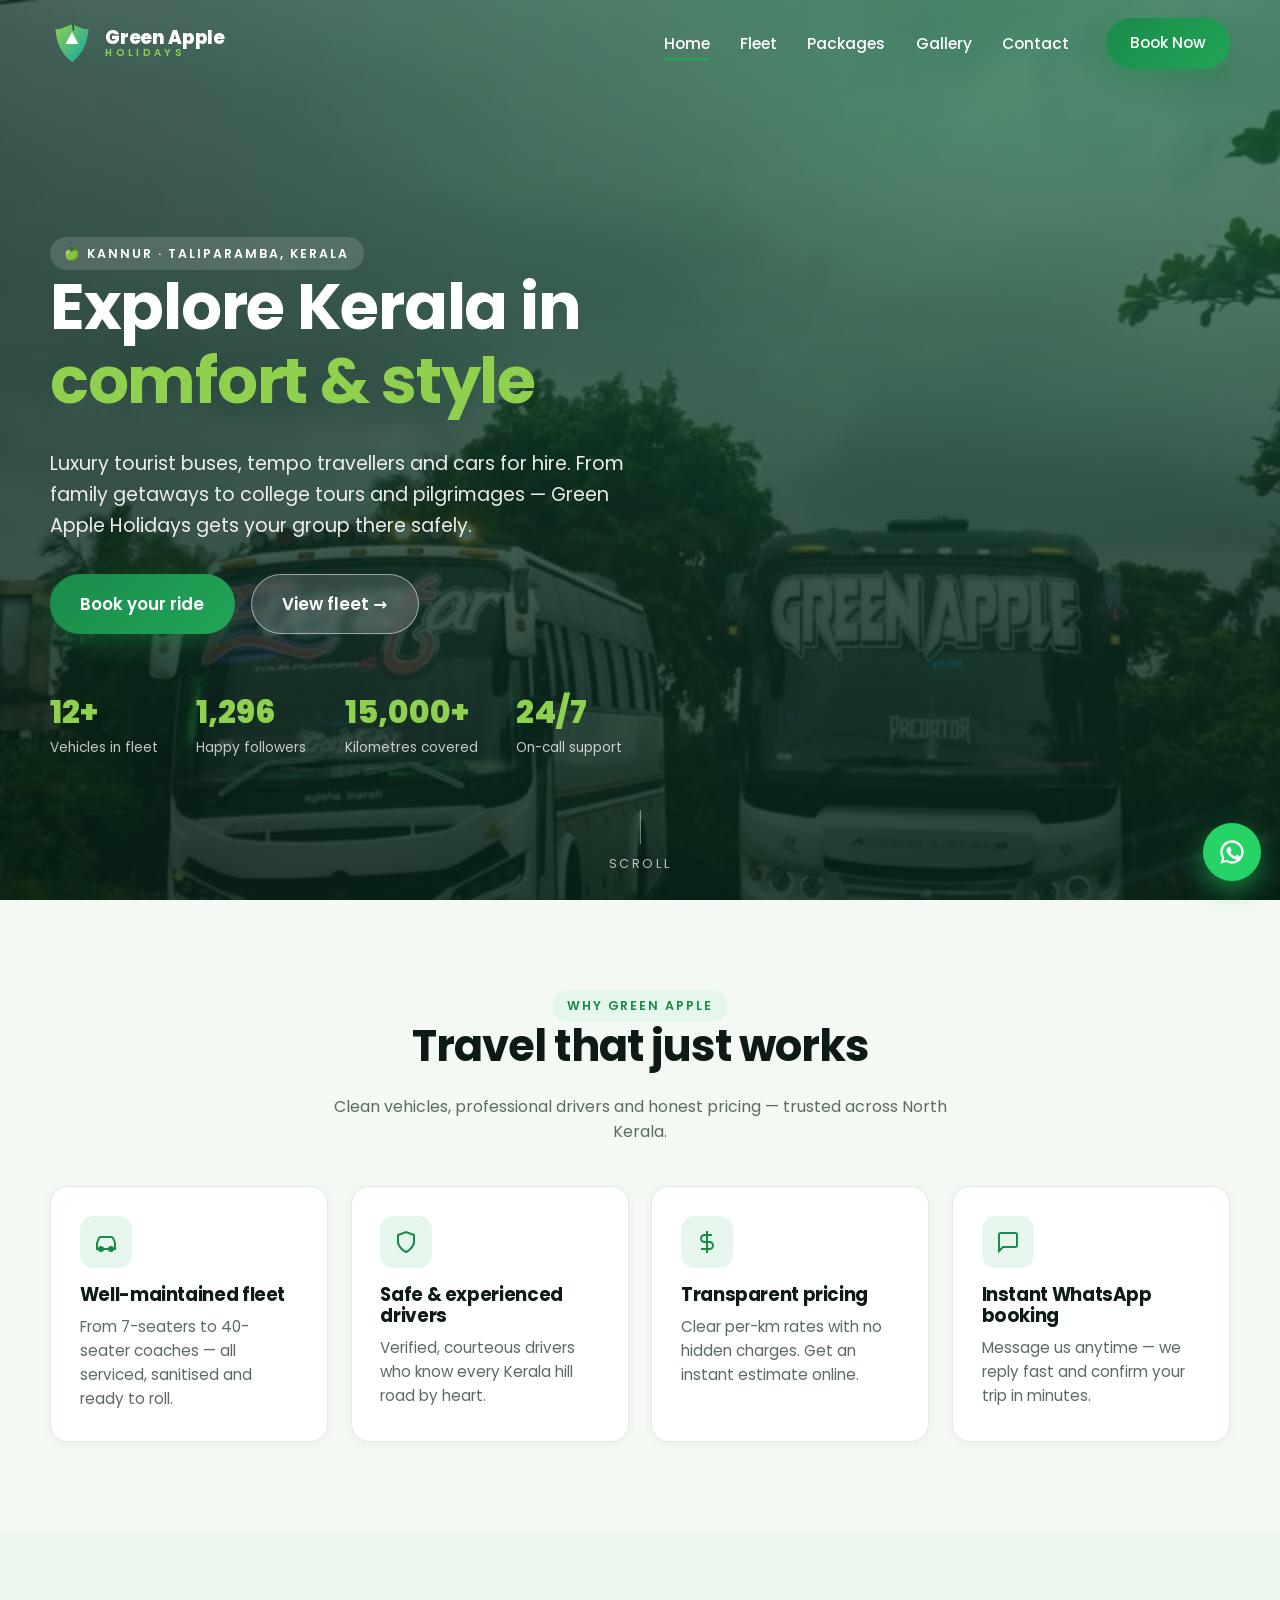
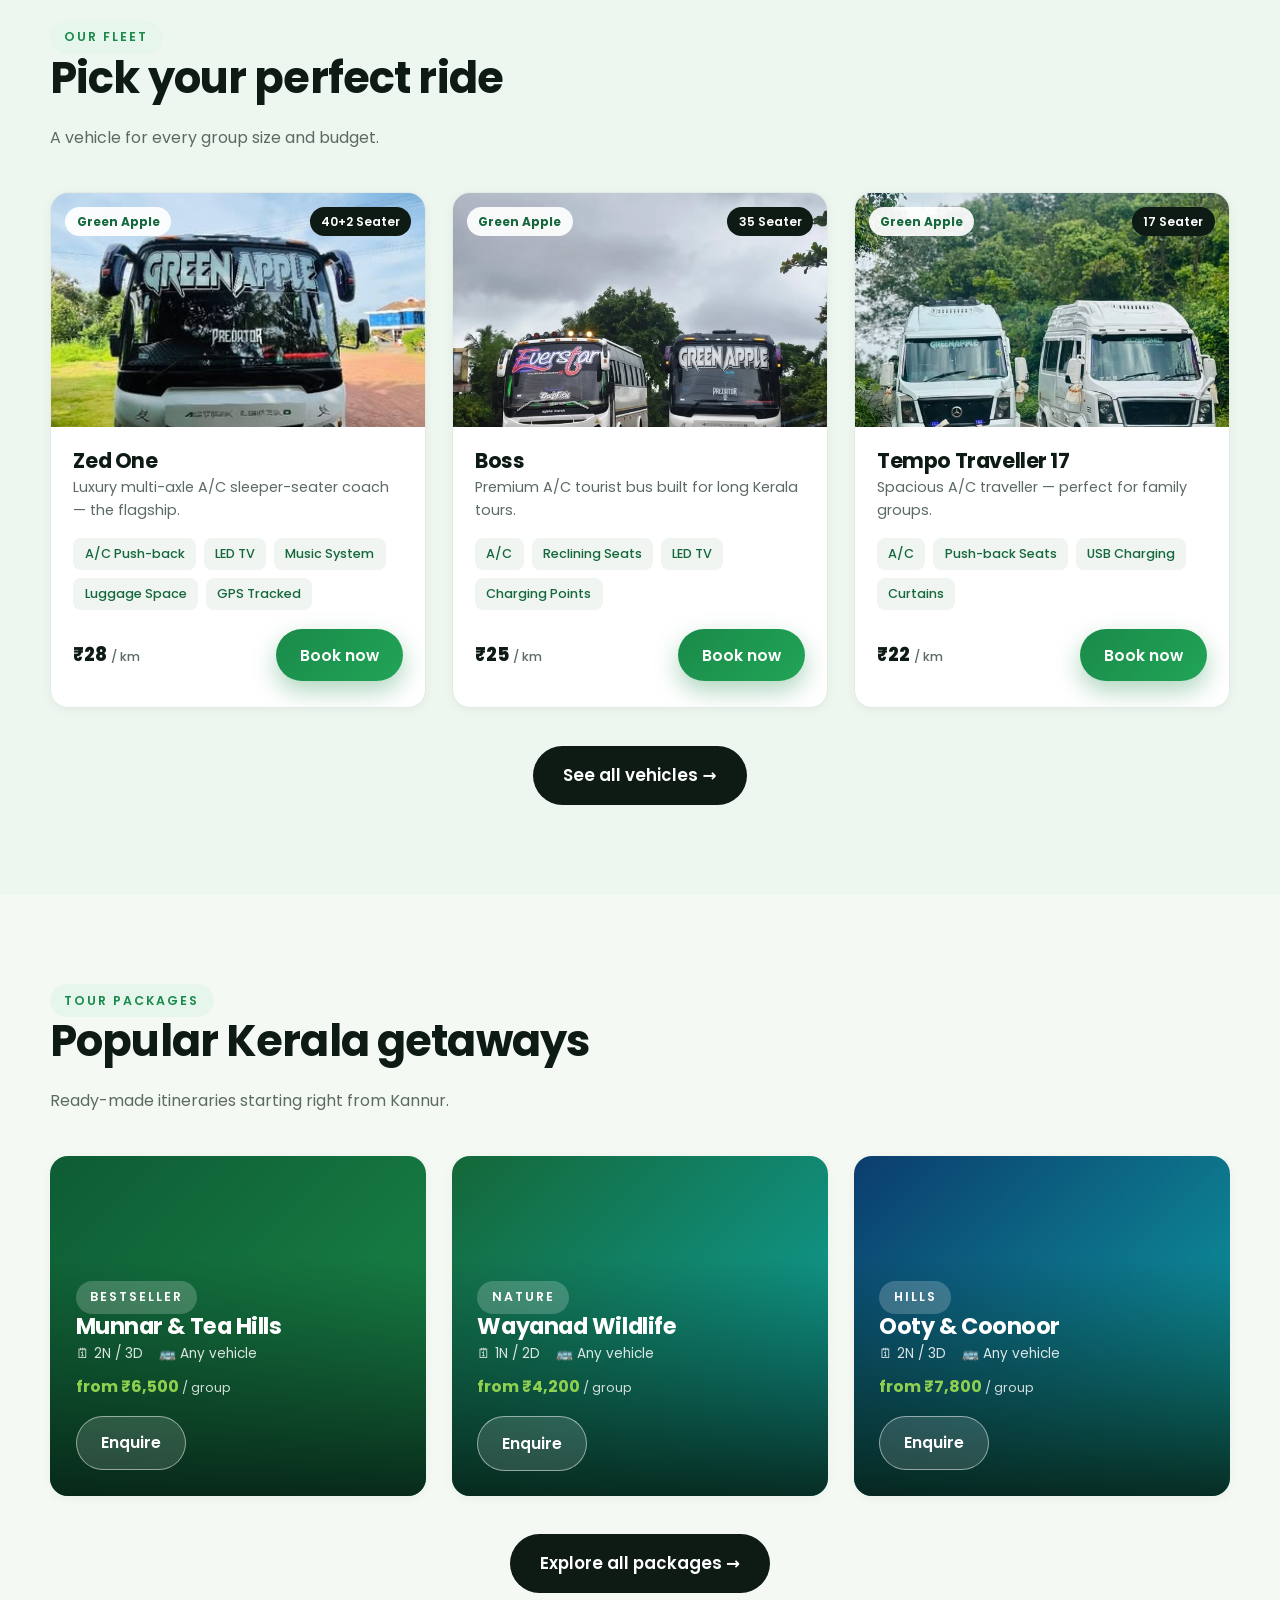
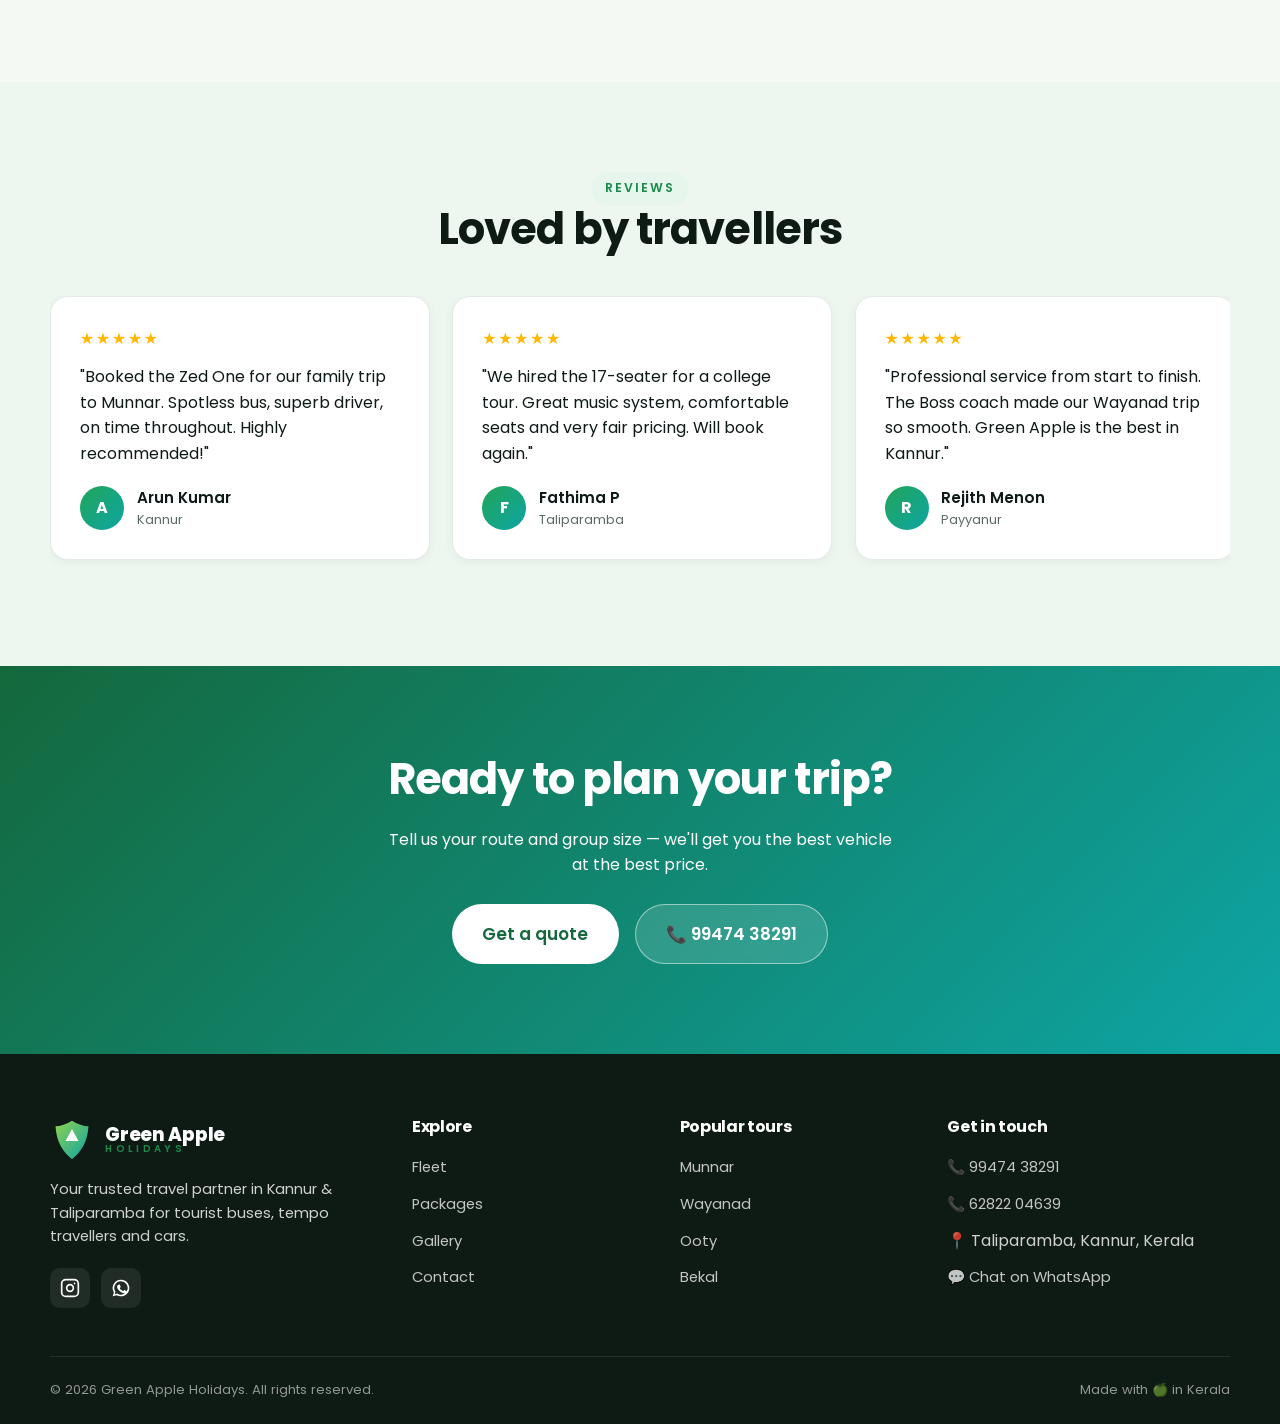
<file: index.html>
<!DOCTYPE html>
<html lang="en">
<head>
<meta charset="UTF-8">
<meta name="viewport" content="width=device-width, initial-scale=1">
<title>Green Apple Holidays — Tourist Bus & Traveller Rentals, Kannur</title>
<meta name="description" content="Green Apple Holidays — luxury tourist buses, tempo travellers & cars for hire in Kannur, Taliparamba. Book Munnar, Wayanad, Ooty & Kerala tour packages.">
<link rel="preconnect" href="https://fonts.googleapis.com">
<link rel="preconnect" href="https://fonts.gstatic.com" crossorigin>
<link href="https://fonts.googleapis.com/css2?family=Poppins:wght@400;500;600;700;800&display=swap" rel="stylesheet">
<link rel="stylesheet" href="css/styles.css">
</head>
<body>

<!-- ============ HEADER ============ -->
<header class="site-header">
  <div class="container nav">
    <a class="brand" href="index.html">
      <svg class="logo" viewBox="0 0 48 48" aria-hidden="true">
        <defs><linearGradient id="lg" x1="0" y1="0" x2="1" y2="1"><stop offset="0" stop-color="#8fd14f"/><stop offset="1" stop-color="#0ea5a5"/></linearGradient></defs>
        <path d="M24 3c7 4 12 6 18 6-1 16-7 27-18 36C13 36 7 25 6 9c6 0 11-2 18-6Z" fill="url(#lg)"/>
        <path d="M24 12l7 13H17l7-13Z" fill="#fff"/>
        <path d="M24 3c1.5 2 2 4 1.5 6.5" stroke="#0e5c34" stroke-width="2" fill="none" stroke-linecap="round"/>
      </svg>
      <span class="brand-name">Green Apple<span>Holidays</span></span>
    </a>
    <button class="nav-toggle" aria-label="Menu"><span></span><span></span><span></span></button>
    <ul class="nav-links">
      <li><a class="active" href="index.html">Home</a></li>
      <li><a href="fleet.html">Fleet</a></li>
      <li><a href="packages.html">Packages</a></li>
      <li><a href="gallery.html">Gallery</a></li>
      <li><a href="contact.html">Contact</a></li>
      <li><a class="btn btn-primary nav-cta" href="contact.html">Book Now</a></li>
    </ul>
  </div>
</header>

<!-- ============ HERO ============ -->
<section class="hero">
  <div class="hero-bg" aria-hidden="true" style="background-image:url('assets/post-08.jpg');background-size:cover;background-position:center;opacity:.4"></div>
  <div class="container">
    <span class="eyebrow reveal" style="background:rgba(255,255,255,.14);color:#fff">🍏 Kannur · Taliparamba, Kerala</span>
    <h1 class="reveal d1">Explore Kerala in <span class="hl">comfort &amp; style</span></h1>
    <p class="hero-lead reveal d2">Luxury tourist buses, tempo travellers and cars for hire. From family getaways to college tours and pilgrimages — Green Apple Holidays gets your group there safely.</p>
    <div class="hero-actions reveal d2">
      <a class="btn btn-primary btn-lg" href="contact.html">Book your ride</a>
      <a class="btn btn-ghost btn-lg" href="fleet.html">View fleet →</a>
    </div>
    <div class="hero-stats reveal d3">
      <div><div class="num"><span data-count="12">0</span>+</div><div class="lbl">Vehicles in fleet</div></div>
      <div><div class="num"><span data-count="1296">0</span></div><div class="lbl">Happy followers</div></div>
      <div><div class="num"><span data-count="15000" data-suffix="+">0</span></div><div class="lbl">Kilometres covered</div></div>
      <div><div class="num">24/7</div><div class="lbl">On-call support</div></div>
    </div>
  </div>
  <div class="scroll-cue">Scroll</div>
</section>

<!-- ============ FEATURES ============ -->
<section>
  <div class="container">
    <div class="section-head center reveal">
      <span class="eyebrow">Why Green Apple</span>
      <h2>Travel that just works</h2>
      <p class="muted">Clean vehicles, professional drivers and honest pricing — trusted across North Kerala.</p>
    </div>
    <div class="features">
      <div class="feature reveal">
        <div class="ico"><svg width="24" height="24" fill="none" stroke="currentColor" stroke-width="2" viewBox="0 0 24 24"><path d="M3 13l2-5a2 2 0 012-1h10a2 2 0 012 1l2 5v6H3z"/><circle cx="7" cy="19" r="2"/><circle cx="17" cy="19" r="2"/></svg></div>
        <h3>Well-maintained fleet</h3><p>From 7-seaters to 40-seater coaches — all serviced, sanitised and ready to roll.</p>
      </div>
      <div class="feature reveal d1">
        <div class="ico"><svg width="24" height="24" fill="none" stroke="currentColor" stroke-width="2" viewBox="0 0 24 24"><path d="M12 22s8-4 8-10V5l-8-3-8 3v7c0 6 8 10 8 10z"/></svg></div>
        <h3>Safe &amp; experienced drivers</h3><p>Verified, courteous drivers who know every Kerala hill road by heart.</p>
      </div>
      <div class="feature reveal d2">
        <div class="ico"><svg width="24" height="24" fill="none" stroke="currentColor" stroke-width="2" viewBox="0 0 24 24"><path d="M12 1v22M17 5H9.5a3.5 3.5 0 000 7h5a3.5 3.5 0 010 7H6"/></svg></div>
        <h3>Transparent pricing</h3><p>Clear per-km rates with no hidden charges. Get an instant estimate online.</p>
      </div>
      <div class="feature reveal d3">
        <div class="ico"><svg width="24" height="24" fill="none" stroke="currentColor" stroke-width="2" viewBox="0 0 24 24"><path d="M21 15a2 2 0 01-2 2H7l-4 4V5a2 2 0 012-2h14a2 2 0 012 2z"/></svg></div>
        <h3>Instant WhatsApp booking</h3><p>Message us anytime — we reply fast and confirm your trip in minutes.</p>
      </div>
    </div>
  </div>
</section>

<!-- ============ FEATURED FLEET ============ -->
<section style="background:#eef6f0">
  <div class="container">
    <div class="section-head reveal">
      <span class="eyebrow">Our fleet</span>
      <h2>Pick your perfect ride</h2>
      <p class="muted">A vehicle for every group size and budget.</p>
    </div>
    <div class="fleet-grid" data-fleet="featured"></div>
    <div style="text-align:center;margin-top:2.4rem" class="reveal">
      <a class="btn btn-dark btn-lg" href="fleet.html">See all vehicles →</a>
    </div>
  </div>
</section>

<!-- ============ PACKAGES ============ -->
<section>
  <div class="container">
    <div class="section-head reveal">
      <span class="eyebrow">Tour packages</span>
      <h2>Popular Kerala getaways</h2>
      <p class="muted">Ready-made itineraries starting right from Kannur.</p>
    </div>
    <div class="pkg-grid" data-packages="featured"></div>
    <div style="text-align:center;margin-top:2.4rem" class="reveal">
      <a class="btn btn-dark btn-lg" href="packages.html">Explore all packages →</a>
    </div>
  </div>
</section>

<!-- ============ TESTIMONIALS ============ -->
<section style="background:#eef6f0">
  <div class="container">
    <div class="section-head center reveal">
      <span class="eyebrow">Reviews</span>
      <h2>Loved by travellers</h2>
    </div>
    <div class="testi-track" data-testi></div>
  </div>
</section>

<!-- ============ CTA ============ -->
<section class="cta-band">
  <div class="container reveal">
    <h2>Ready to plan your trip?</h2>
    <p style="max-width:52ch;margin-inline:auto">Tell us your route and group size — we'll get you the best vehicle at the best price.</p>
    <div style="display:flex;gap:1rem;justify-content:center;flex-wrap:wrap;margin-top:1.6rem">
      <a class="btn btn-lg" style="background:#fff;color:var(--green-700)" href="contact.html">Get a quote</a>
      <a class="btn btn-ghost btn-lg" href="tel:+919947438291">📞 99474 38291</a>
    </div>
  </div>
</section>

<!-- ============ FOOTER ============ -->
<footer class="site-footer">
  <div class="container footer-grid">
    <div class="foot-brand">
      <a class="brand" href="index.html" style="color:#fff">
        <svg class="logo" viewBox="0 0 48 48" aria-hidden="true">
          <defs><linearGradient id="lgf" x1="0" y1="0" x2="1" y2="1"><stop offset="0" stop-color="#8fd14f"/><stop offset="1" stop-color="#0ea5a5"/></linearGradient></defs>
          <path d="M24 3c7 4 12 6 18 6-1 16-7 27-18 36C13 36 7 25 6 9c6 0 11-2 18-6Z" fill="url(#lgf)"/>
          <path d="M24 12l7 13H17l7-13Z" fill="#fff"/>
        </svg>
        <span class="brand-name" style="color:#fff">Green Apple<span>Holidays</span></span>
      </a>
      <p style="margin-top:1rem">Your trusted travel partner in Kannur &amp; Taliparamba for tourist buses, tempo travellers and cars.</p>
      <div class="socials">
        <a href="https://www.instagram.com/greenapple__holidays_official/" target="_blank" rel="noopener" aria-label="Instagram"><svg width="20" height="20" fill="none" stroke="currentColor" stroke-width="2" viewBox="0 0 24 24"><rect x="2" y="2" width="20" height="20" rx="5"/><circle cx="12" cy="12" r="4"/><circle cx="17.5" cy="6.5" r="1" fill="currentColor" stroke="none"/></svg></a>
        <a href="https://wa.me/919947438291" target="_blank" rel="noopener" aria-label="WhatsApp"><svg width="20" height="20" fill="currentColor" viewBox="0 0 24 24"><path d="M12 2a10 10 0 00-8.5 15.3L2 22l4.9-1.4A10 10 0 1012 2zm0 2a8 8 0 11-4.2 14.8l-.3-.2-2.9.8.8-2.8-.2-.3A8 8 0 0112 4zm-3 4c-.2 0-.5.1-.7.4-.3.3-1 1-1 2.3s1 2.6 1.2 2.8c.1.2 2 3.1 4.9 4.2 2.4.9 2.9.7 3.4.7.5-.1 1.6-.7 1.9-1.3.2-.6.2-1.2.2-1.3-.1-.1-.3-.2-.6-.3l-2-1c-.3-.1-.5-.1-.7.1l-.7.9c-.1.2-.3.2-.5.1-.7-.3-1.5-.6-2.4-1.5-.7-.6-1.2-1.4-1.3-1.6-.1-.2 0-.4.1-.5l.5-.6c.1-.2.1-.3.2-.5v-.4c0-.2-.7-1.7-.9-2.3-.2-.4-.4-.4-.6-.4z"/></svg></a>
      </div>
    </div>
    <div><h4>Explore</h4><ul>
      <li><a href="fleet.html">Fleet</a></li><li><a href="packages.html">Packages</a></li>
      <li><a href="gallery.html">Gallery</a></li><li><a href="contact.html">Contact</a></li>
    </ul></div>
    <div><h4>Popular tours</h4><ul>
      <li><a href="packages.html">Munnar</a></li><li><a href="packages.html">Wayanad</a></li>
      <li><a href="packages.html">Ooty</a></li><li><a href="packages.html">Bekal</a></li>
    </ul></div>
    <div><h4>Get in touch</h4><ul>
      <li><a href="tel:+919947438291">📞 99474 38291</a></li>
      <li><a href="tel:+916282204639">📞 62822 04639</a></li>
      <li>📍 Taliparamba, Kannur, Kerala</li>
      <li><a href="https://wa.me/919947438291" target="_blank" rel="noopener">💬 Chat on WhatsApp</a></li>
    </ul></div>
  </div>
  <div class="container foot-bottom">
    <span>© <span data-year></span> Green Apple Holidays. All rights reserved.</span>
    <span>Made with 🍏 in Kerala</span>
  </div>
</footer>

<a class="wa-fab" href="https://wa.me/919947438291" target="_blank" rel="noopener" aria-label="WhatsApp">
  <svg width="28" height="28" fill="currentColor" viewBox="0 0 24 24"><path d="M12 2a10 10 0 00-8.5 15.3L2 22l4.9-1.4A10 10 0 1012 2zm0 2a8 8 0 11-4.2 14.8l-.3-.2-2.9.8.8-2.8-.2-.3A8 8 0 0112 4zm-3 4c-.2 0-.5.1-.7.4-.3.3-1 1-1 2.3s1 2.6 1.2 2.8c.1.2 2 3.1 4.9 4.2 2.4.9 2.9.7 3.4.7.5-.1 1.6-.7 1.9-1.3.2-.6.2-1.2.2-1.3-.1-.1-.3-.2-.6-.3l-2-1c-.3-.1-.5-.1-.7.1l-.7.9c-.1.2-.3.2-.5.1-.7-.3-1.5-.6-2.4-1.5-.7-.6-1.2-1.4-1.3-1.6-.1-.2 0-.4.1-.5l.5-.6c.1-.2.1-.3.2-.5v-.4c0-.2-.7-1.7-.9-2.3-.2-.4-.4-.4-.6-.4z"/></svg>
</a>

<script src="js/data.js"></script>
<script src="js/main.js"></script>
</body>
</html>
</file>
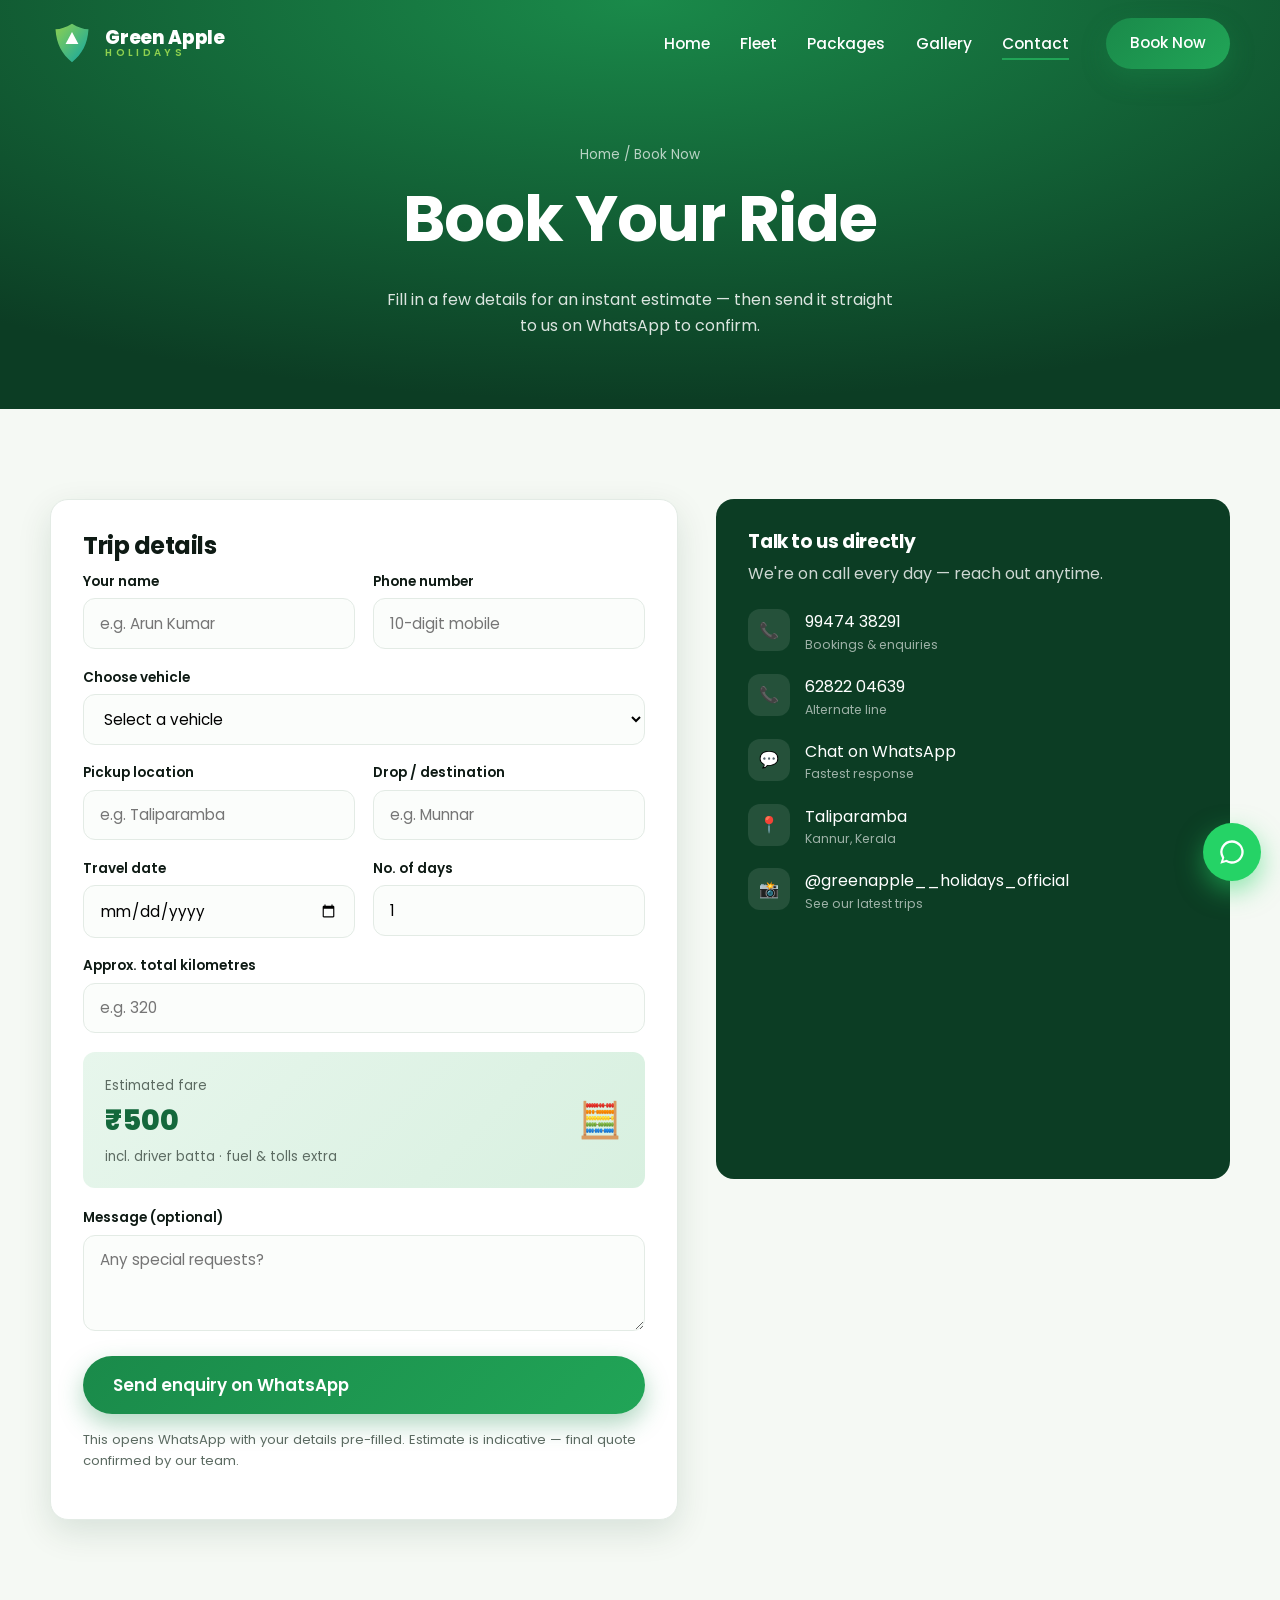
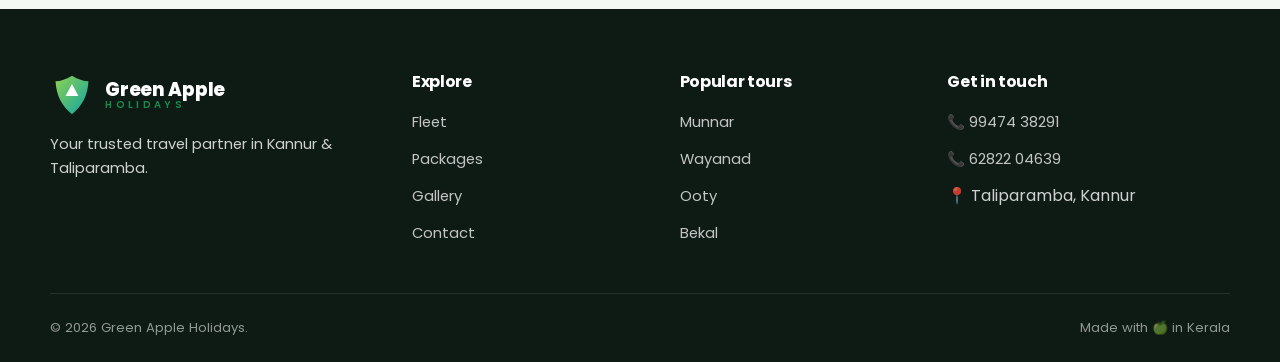
<file: contact.html>
<!DOCTYPE html>
<html lang="en">
<head>
<meta charset="UTF-8">
<meta name="viewport" content="width=device-width, initial-scale=1">
<title>Book Now — Green Apple Holidays</title>
<meta name="description" content="Book a tourist bus, tempo traveller or car with Green Apple Holidays, Kannur. Get an instant fare estimate and confirm on WhatsApp.">
<link rel="preconnect" href="https://fonts.googleapis.com">
<link rel="preconnect" href="https://fonts.gstatic.com" crossorigin>
<link href="https://fonts.googleapis.com/css2?family=Poppins:wght@400;500;600;700;800&display=swap" rel="stylesheet">
<link rel="stylesheet" href="css/styles.css">
</head>
<body>
<header class="site-header">
  <div class="container nav">
    <a class="brand" href="index.html"><svg class="logo" viewBox="0 0 48 48"><defs><linearGradient id="lg" x1="0" y1="0" x2="1" y2="1"><stop offset="0" stop-color="#8fd14f"/><stop offset="1" stop-color="#0ea5a5"/></linearGradient></defs><path d="M24 3c7 4 12 6 18 6-1 16-7 27-18 36C13 36 7 25 6 9c6 0 11-2 18-6Z" fill="url(#lg)"/><path d="M24 12l7 13H17l7-13Z" fill="#fff"/></svg><span class="brand-name">Green Apple<span>Holidays</span></span></a>
    <button class="nav-toggle" aria-label="Menu"><span></span><span></span><span></span></button>
    <ul class="nav-links">
      <li><a href="index.html">Home</a></li>
      <li><a href="fleet.html">Fleet</a></li>
      <li><a href="packages.html">Packages</a></li>
      <li><a href="gallery.html">Gallery</a></li>
      <li><a class="active" href="contact.html">Contact</a></li>
      <li><a class="btn btn-primary nav-cta" href="#book">Book Now</a></li>
    </ul>
  </div>
</header>

<section class="page-banner">
  <div class="container">
    <p class="crumbs"><a href="index.html">Home</a> / Book Now</p>
    <h1>Book Your Ride</h1>
    <p style="max-width:52ch;margin-inline:auto;color:rgba(255,255,255,.85)">Fill in a few details for an instant estimate — then send it straight to us on WhatsApp to confirm.</p>
  </div>
</section>

<section id="book">
  <div class="container booking-wrap">
    <!-- FORM -->
    <form class="form-card reveal" data-booking>
      <h2 style="font-size:1.5rem">Trip details</h2>
      <div class="field-row">
        <div class="field"><label>Your name</label><input name="name" placeholder="e.g. Arun Kumar" required></div>
        <div class="field"><label>Phone number</label><input name="phone" type="tel" placeholder="10-digit mobile" required></div>
      </div>
      <div class="field"><label>Choose vehicle</label><select name="vehicle" required><option value="" disabled selected>Select a vehicle</option></select></div>
      <div class="field-row">
        <div class="field"><label>Pickup location</label><input name="pickup" placeholder="e.g. Taliparamba" required></div>
        <div class="field"><label>Drop / destination</label><input name="drop" placeholder="e.g. Munnar"></div>
      </div>
      <div class="field-row">
        <div class="field"><label>Travel date</label><input name="date" type="date"></div>
        <div class="field"><label>No. of days</label><input name="days" type="number" min="1" value="1"></div>
      </div>
      <div class="field"><label>Approx. total kilometres</label><input name="km" type="number" min="0" placeholder="e.g. 320"></div>

      <div class="estimate">
        <div><small>Estimated fare</small><div class="val" data-estimate-val>—</div><small>incl. driver batta · fuel &amp; tolls extra</small></div>
        <div style="font-size:2.2rem">🧮</div>
      </div>

      <div class="field"><label>Message (optional)</label><textarea name="message" rows="3" placeholder="Any special requests?"></textarea></div>

      <button type="submit" class="btn btn-primary btn-lg" style="width:100%">Send enquiry on WhatsApp</button>
      <p class="form-note" style="margin-top:.9rem">This opens WhatsApp with your details pre-filled. Estimate is indicative — final quote confirmed by our team.</p>
      <div data-form-ok hidden style="margin-top:1rem;background:#e7f6ec;color:var(--green-700);padding:.9rem 1.1rem;border-radius:12px;font-weight:600">✅ Details ready! Continue in WhatsApp to confirm your booking.</div>
    </form>

    <!-- INFO -->
    <aside class="info-card reveal d1">
      <h3>Talk to us directly</h3>
      <p style="color:rgba(255,255,255,.8)">We're on call every day — reach out anytime.</p>
      <ul class="info-list">
        <li><span class="ico">📞</span><div><a href="tel:+919947438291">99474 38291</a><small>Bookings &amp; enquiries</small></div></li>
        <li><span class="ico">📞</span><div><a href="tel:+916282204639">62822 04639</a><small>Alternate line</small></div></li>
        <li><span class="ico">💬</span><div><a href="https://wa.me/919947438291" target="_blank" rel="noopener">Chat on WhatsApp</a><small>Fastest response</small></div></li>
        <li><span class="ico">📍</span><div>Taliparamba<small>Kannur, Kerala</small></div></li>
        <li><span class="ico">📸</span><div><a href="https://www.instagram.com/greenapple__holidays_official/" target="_blank" rel="noopener">@greenapple__holidays_official</a><small>See our latest trips</small></div></li>
      </ul>
      <div style="margin-top:1.6rem;border-radius:14px;overflow:hidden">
        <iframe title="Map — Taliparamba, Kannur" width="100%" height="200" style="border:0" loading="lazy" referrerpolicy="no-referrer-when-downgrade"
          src="https://www.google.com/maps?q=Taliparamba,+Kannur,+Kerala&output=embed"></iframe>
      </div>
    </aside>
  </div>
</section>

<footer class="site-footer">
  <div class="container footer-grid">
    <div class="foot-brand"><a class="brand" href="index.html" style="color:#fff"><svg class="logo" viewBox="0 0 48 48"><defs><linearGradient id="lgf" x1="0" y1="0" x2="1" y2="1"><stop offset="0" stop-color="#8fd14f"/><stop offset="1" stop-color="#0ea5a5"/></linearGradient></defs><path d="M24 3c7 4 12 6 18 6-1 16-7 27-18 36C13 36 7 25 6 9c6 0 11-2 18-6Z" fill="url(#lgf)"/><path d="M24 12l7 13H17l7-13Z" fill="#fff"/></svg><span class="brand-name" style="color:#fff">Green Apple<span>Holidays</span></span></a><p style="margin-top:1rem">Your trusted travel partner in Kannur &amp; Taliparamba.</p></div>
    <div><h4>Explore</h4><ul><li><a href="fleet.html">Fleet</a></li><li><a href="packages.html">Packages</a></li><li><a href="gallery.html">Gallery</a></li><li><a href="contact.html">Contact</a></li></ul></div>
    <div><h4>Popular tours</h4><ul><li><a href="packages.html">Munnar</a></li><li><a href="packages.html">Wayanad</a></li><li><a href="packages.html">Ooty</a></li><li><a href="packages.html">Bekal</a></li></ul></div>
    <div><h4>Get in touch</h4><ul><li><a href="tel:+919947438291">📞 99474 38291</a></li><li><a href="tel:+916282204639">📞 62822 04639</a></li><li>📍 Taliparamba, Kannur</li></ul></div>
  </div>
  <div class="container foot-bottom"><span>© <span data-year></span> Green Apple Holidays.</span><span>Made with 🍏 in Kerala</span></div>
</footer>

<a class="wa-fab" href="https://wa.me/919947438291" target="_blank" rel="noopener" aria-label="WhatsApp"><svg width="28" height="28" fill="currentColor" viewBox="0 0 24 24"><path d="M12 2a10 10 0 00-8.5 15.3L2 22l4.9-1.4A10 10 0 1012 2zm0 2a8 8 0 11-4.2 14.8l-.3-.2-2.9.8.8-2.8-.2-.3A8 8 0 0112 4z"/></svg></a>

<script src="js/data.js"></script>
<script src="js/main.js"></script>
</body>
</html>
</file>
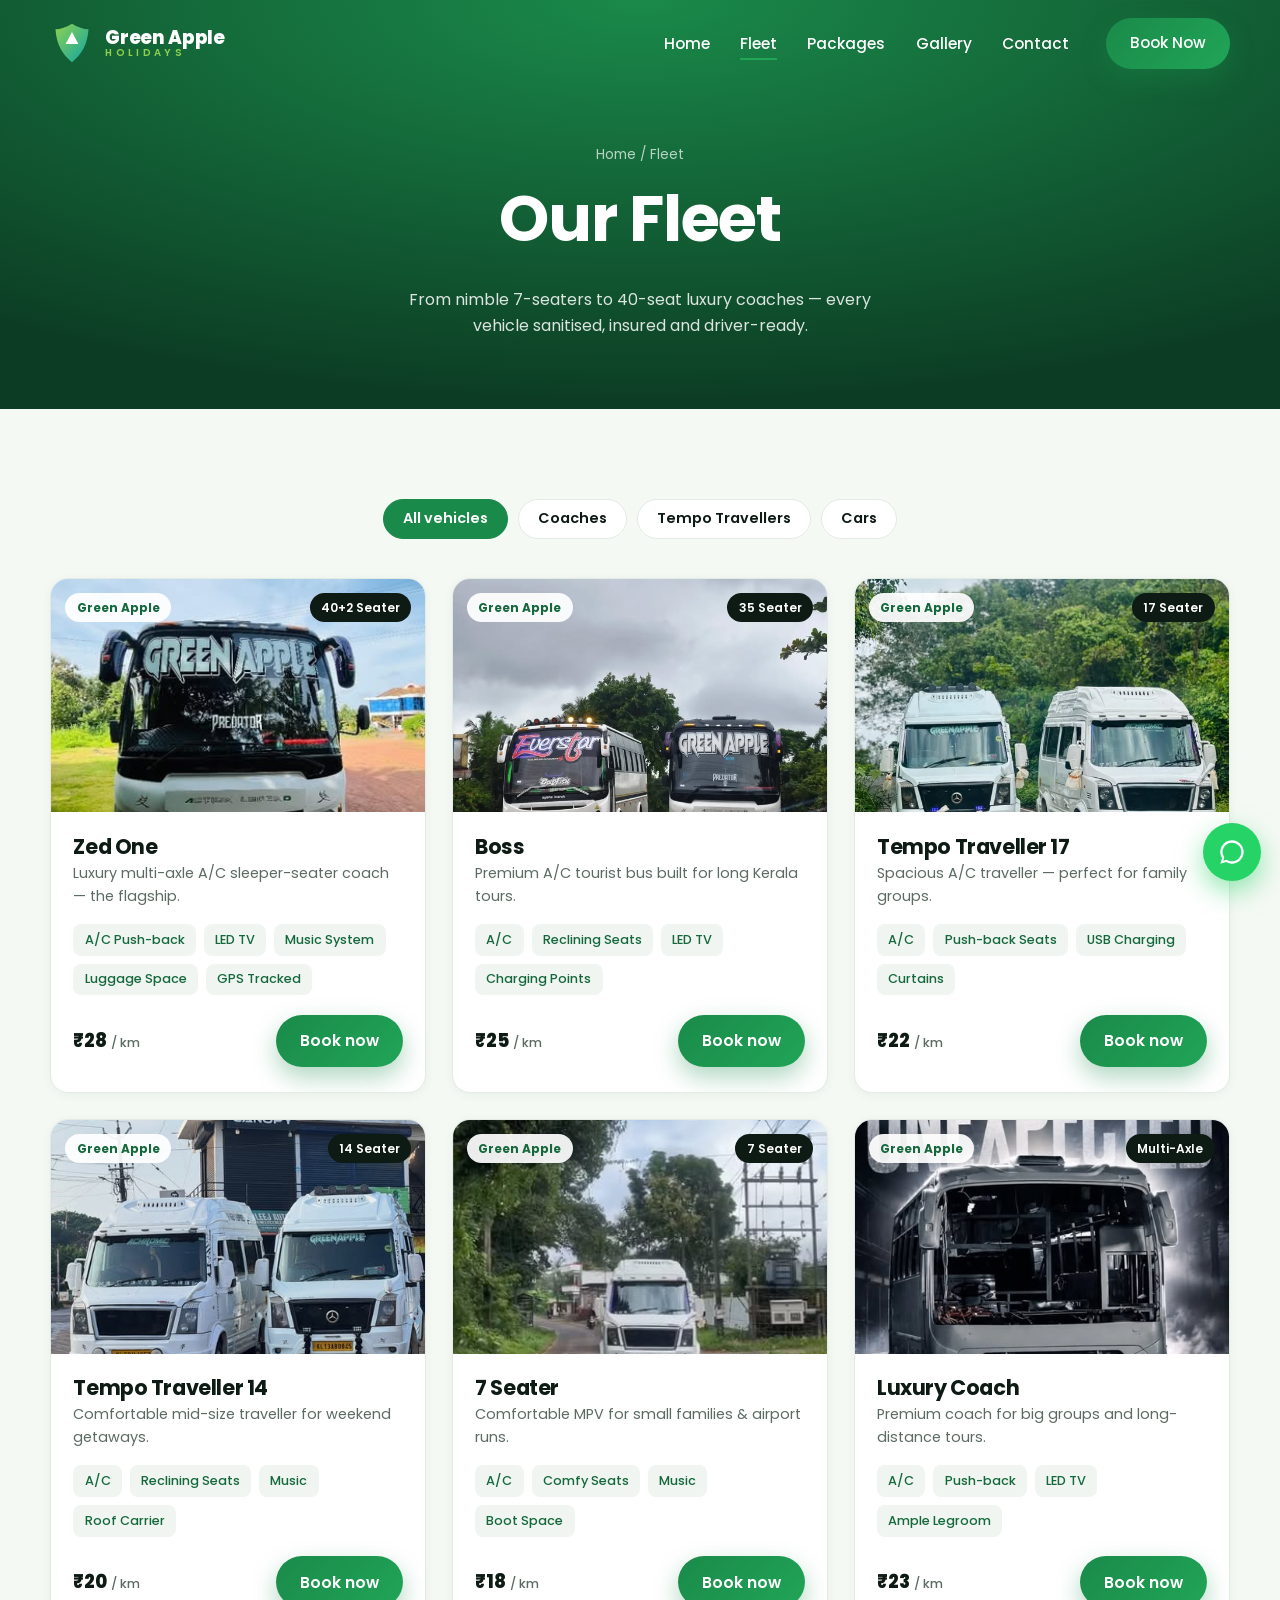
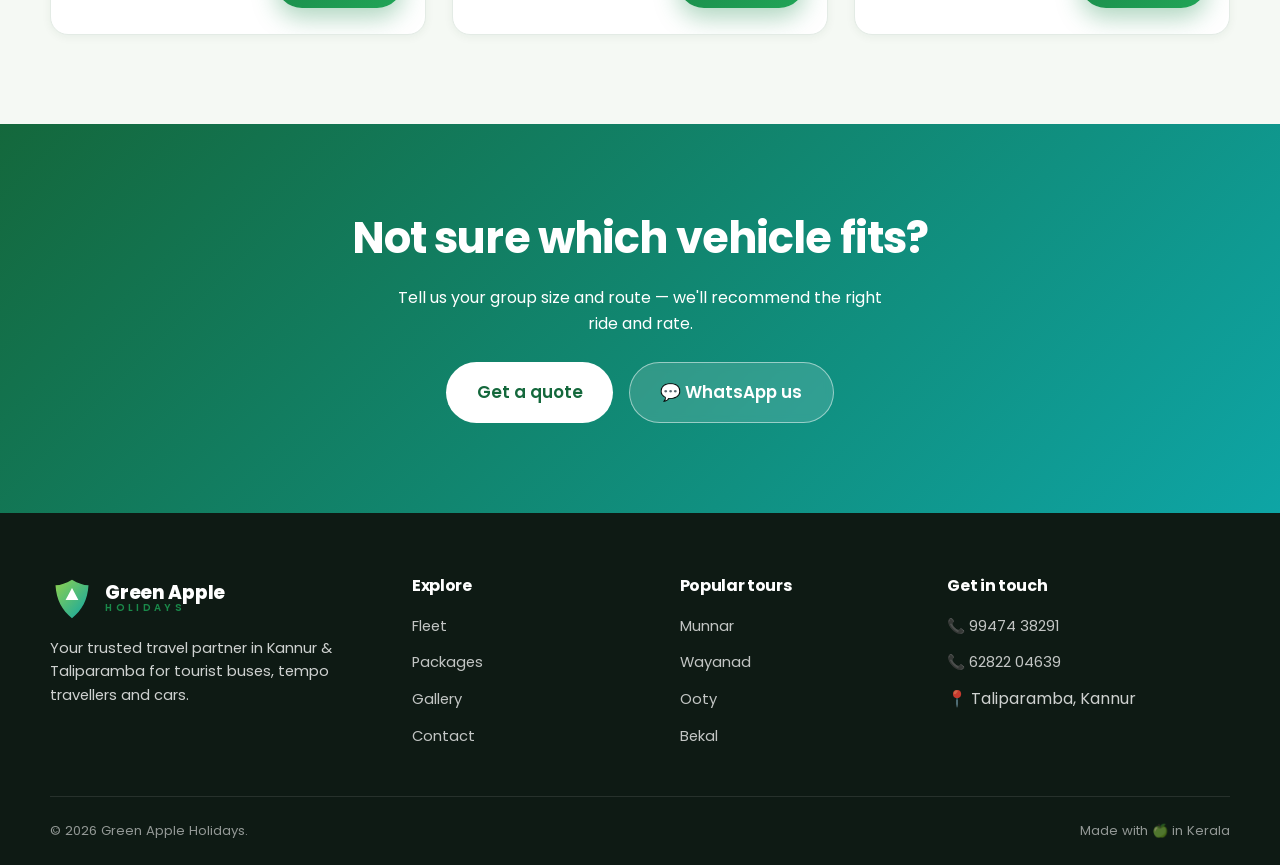
<file: fleet.html>
<!DOCTYPE html>
<html lang="en">
<head>
<meta charset="UTF-8">
<meta name="viewport" content="width=device-width, initial-scale=1">
<title>Our Fleet — Green Apple Holidays</title>
<meta name="description" content="Browse Green Apple Holidays' fleet — luxury coaches, tempo travellers (14 & 17 seater) and 7-seater cars for hire in Kannur, Kerala.">
<link rel="preconnect" href="https://fonts.googleapis.com">
<link rel="preconnect" href="https://fonts.gstatic.com" crossorigin>
<link href="https://fonts.googleapis.com/css2?family=Poppins:wght@400;500;600;700;800&display=swap" rel="stylesheet">
<link rel="stylesheet" href="css/styles.css">
</head>
<body>
<header class="site-header">
  <div class="container nav">
    <a class="brand" href="index.html">
      <svg class="logo" viewBox="0 0 48 48" aria-hidden="true"><defs><linearGradient id="lg" x1="0" y1="0" x2="1" y2="1"><stop offset="0" stop-color="#8fd14f"/><stop offset="1" stop-color="#0ea5a5"/></linearGradient></defs><path d="M24 3c7 4 12 6 18 6-1 16-7 27-18 36C13 36 7 25 6 9c6 0 11-2 18-6Z" fill="url(#lg)"/><path d="M24 12l7 13H17l7-13Z" fill="#fff"/></svg>
      <span class="brand-name">Green Apple<span>Holidays</span></span>
    </a>
    <button class="nav-toggle" aria-label="Menu"><span></span><span></span><span></span></button>
    <ul class="nav-links">
      <li><a href="index.html">Home</a></li>
      <li><a class="active" href="fleet.html">Fleet</a></li>
      <li><a href="packages.html">Packages</a></li>
      <li><a href="gallery.html">Gallery</a></li>
      <li><a href="contact.html">Contact</a></li>
      <li><a class="btn btn-primary nav-cta" href="contact.html">Book Now</a></li>
    </ul>
  </div>
</header>

<section class="page-banner">
  <div class="container">
    <p class="crumbs"><a href="index.html">Home</a> / Fleet</p>
    <h1>Our Fleet</h1>
    <p style="max-width:52ch;margin-inline:auto;color:rgba(255,255,255,.85)">From nimble 7-seaters to 40-seat luxury coaches — every vehicle sanitised, insured and driver-ready.</p>
  </div>
</section>

<section>
  <div class="container">
    <div class="filter-bar">
      <button class="chip active" data-filter="all">All vehicles</button>
      <button class="chip" data-filter="coach">Coaches</button>
      <button class="chip" data-filter="traveller">Tempo Travellers</button>
      <button class="chip" data-filter="car">Cars</button>
    </div>
    <div class="fleet-grid" data-fleet="all"></div>
  </div>
</section>

<section class="cta-band">
  <div class="container reveal">
    <h2>Not sure which vehicle fits?</h2>
    <p style="max-width:50ch;margin-inline:auto">Tell us your group size and route — we'll recommend the right ride and rate.</p>
    <div style="display:flex;gap:1rem;justify-content:center;flex-wrap:wrap;margin-top:1.6rem">
      <a class="btn btn-lg" style="background:#fff;color:var(--green-700)" href="contact.html">Get a quote</a>
      <a class="btn btn-ghost btn-lg" href="https://wa.me/919947438291" target="_blank" rel="noopener">💬 WhatsApp us</a>
    </div>
  </div>
</section>

<footer class="site-footer">
  <div class="container footer-grid">
    <div class="foot-brand">
      <a class="brand" href="index.html" style="color:#fff"><svg class="logo" viewBox="0 0 48 48"><defs><linearGradient id="lgf" x1="0" y1="0" x2="1" y2="1"><stop offset="0" stop-color="#8fd14f"/><stop offset="1" stop-color="#0ea5a5"/></linearGradient></defs><path d="M24 3c7 4 12 6 18 6-1 16-7 27-18 36C13 36 7 25 6 9c6 0 11-2 18-6Z" fill="url(#lgf)"/><path d="M24 12l7 13H17l7-13Z" fill="#fff"/></svg><span class="brand-name" style="color:#fff">Green Apple<span>Holidays</span></span></a>
      <p style="margin-top:1rem">Your trusted travel partner in Kannur &amp; Taliparamba for tourist buses, tempo travellers and cars.</p>
    </div>
    <div><h4>Explore</h4><ul><li><a href="fleet.html">Fleet</a></li><li><a href="packages.html">Packages</a></li><li><a href="gallery.html">Gallery</a></li><li><a href="contact.html">Contact</a></li></ul></div>
    <div><h4>Popular tours</h4><ul><li><a href="packages.html">Munnar</a></li><li><a href="packages.html">Wayanad</a></li><li><a href="packages.html">Ooty</a></li><li><a href="packages.html">Bekal</a></li></ul></div>
    <div><h4>Get in touch</h4><ul><li><a href="tel:+919947438291">📞 99474 38291</a></li><li><a href="tel:+916282204639">📞 62822 04639</a></li><li>📍 Taliparamba, Kannur</li></ul></div>
  </div>
  <div class="container foot-bottom"><span>© <span data-year></span> Green Apple Holidays.</span><span>Made with 🍏 in Kerala</span></div>
</footer>

<a class="wa-fab" href="https://wa.me/919947438291" target="_blank" rel="noopener" aria-label="WhatsApp"><svg width="28" height="28" fill="currentColor" viewBox="0 0 24 24"><path d="M12 2a10 10 0 00-8.5 15.3L2 22l4.9-1.4A10 10 0 1012 2zm0 2a8 8 0 11-4.2 14.8l-.3-.2-2.9.8.8-2.8-.2-.3A8 8 0 0112 4z"/></svg></a>

<script src="js/data.js"></script>
<script src="js/main.js"></script>
</body>
</html>
</file>
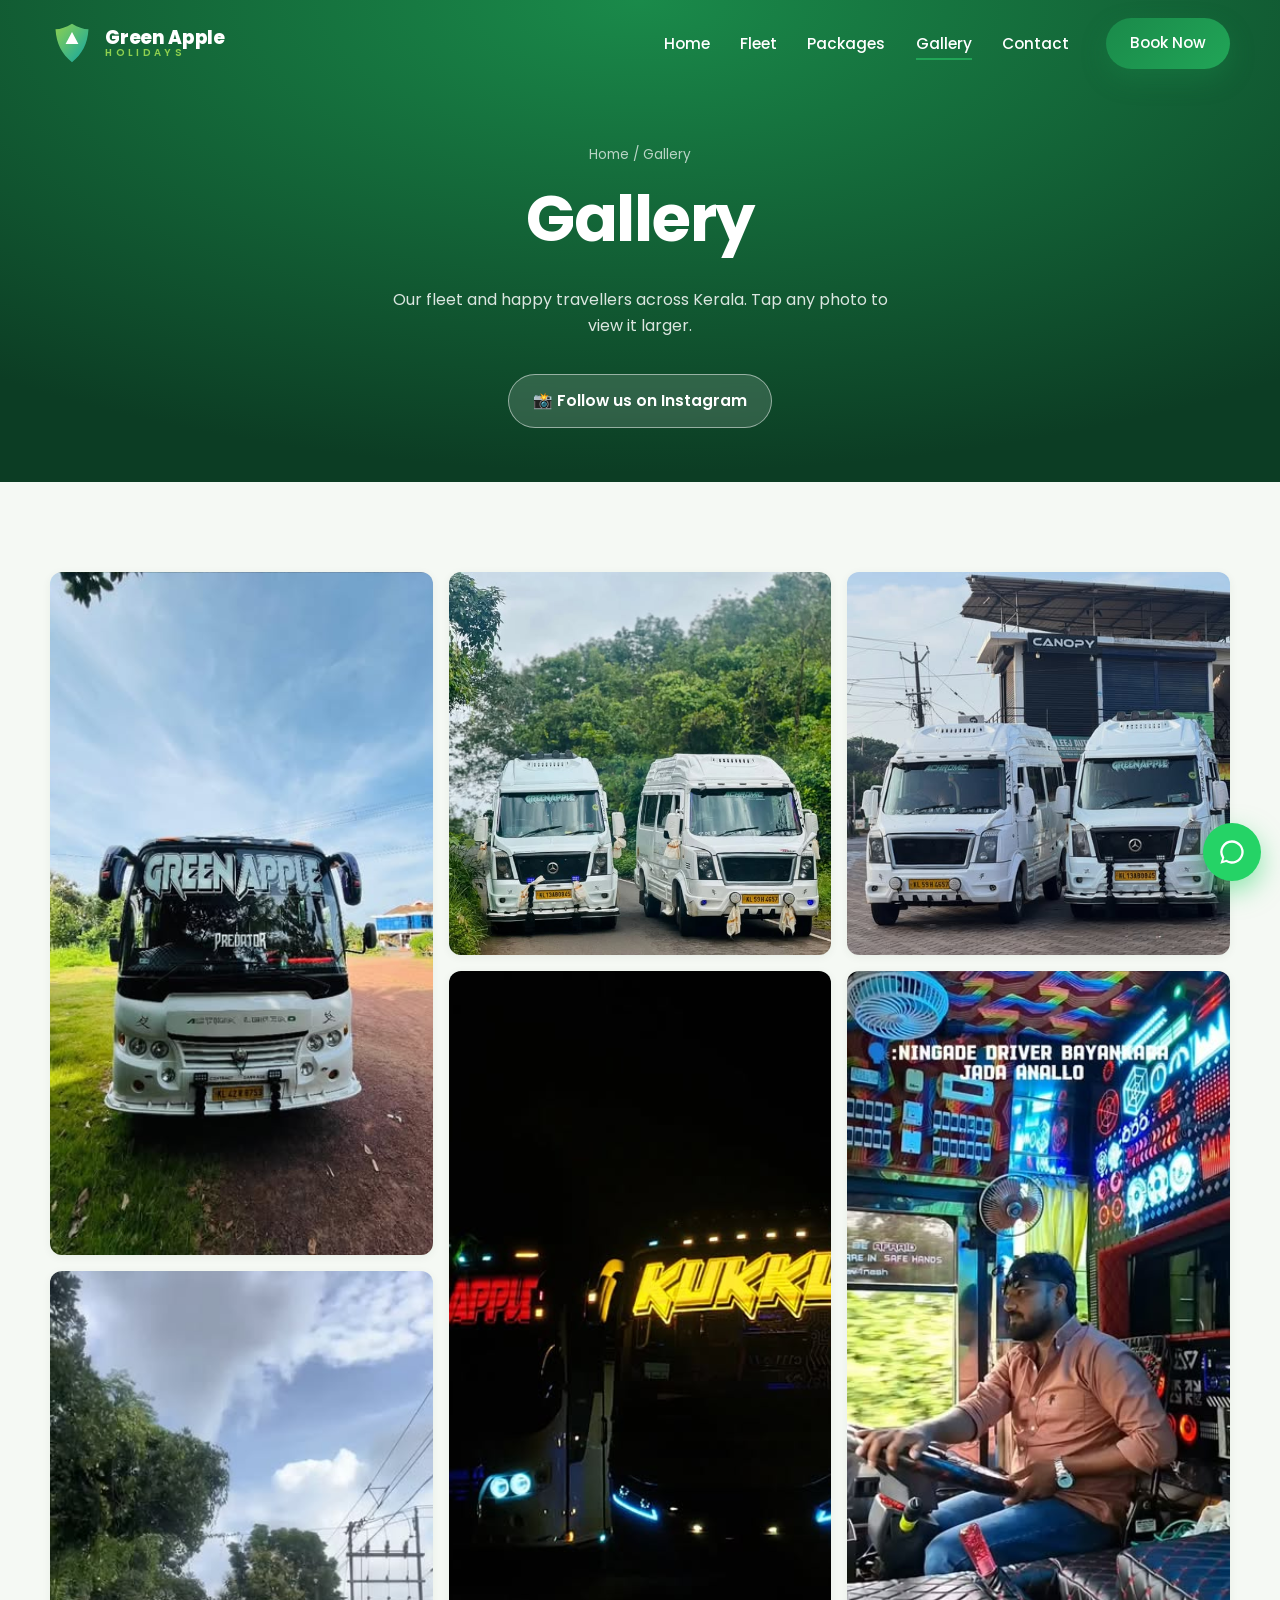
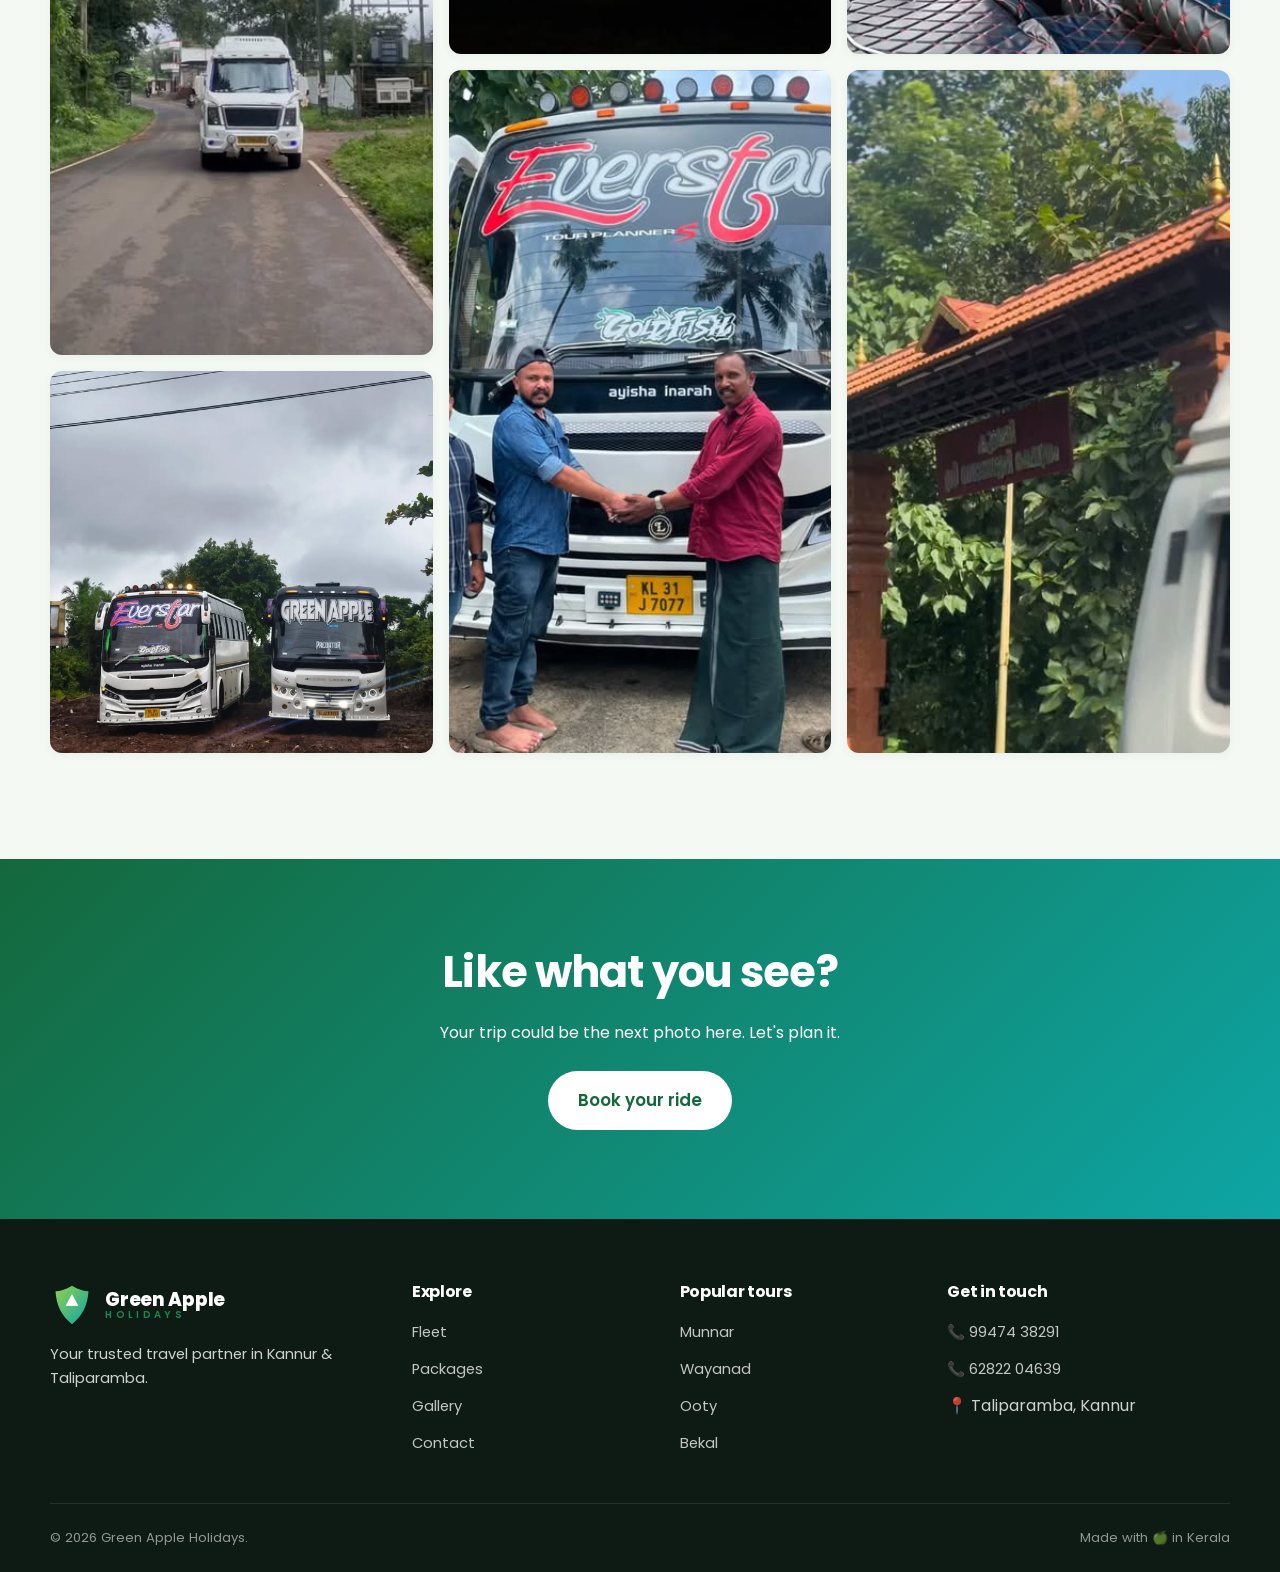
<file: gallery.html>
<!DOCTYPE html>
<html lang="en">
<head>
<meta charset="UTF-8">
<meta name="viewport" content="width=device-width, initial-scale=1">
<title>Gallery — Green Apple Holidays</title>
<meta name="description" content="Photo gallery of Green Apple Holidays' tourist buses, tempo travellers and trips across Kerala.">
<link rel="preconnect" href="https://fonts.googleapis.com">
<link rel="preconnect" href="https://fonts.gstatic.com" crossorigin>
<link href="https://fonts.googleapis.com/css2?family=Poppins:wght@400;500;600;700;800&display=swap" rel="stylesheet">
<link rel="stylesheet" href="css/styles.css">
</head>
<body>
<header class="site-header">
  <div class="container nav">
    <a class="brand" href="index.html"><svg class="logo" viewBox="0 0 48 48"><defs><linearGradient id="lg" x1="0" y1="0" x2="1" y2="1"><stop offset="0" stop-color="#8fd14f"/><stop offset="1" stop-color="#0ea5a5"/></linearGradient></defs><path d="M24 3c7 4 12 6 18 6-1 16-7 27-18 36C13 36 7 25 6 9c6 0 11-2 18-6Z" fill="url(#lg)"/><path d="M24 12l7 13H17l7-13Z" fill="#fff"/></svg><span class="brand-name">Green Apple<span>Holidays</span></span></a>
    <button class="nav-toggle" aria-label="Menu"><span></span><span></span><span></span></button>
    <ul class="nav-links">
      <li><a href="index.html">Home</a></li>
      <li><a href="fleet.html">Fleet</a></li>
      <li><a href="packages.html">Packages</a></li>
      <li><a class="active" href="gallery.html">Gallery</a></li>
      <li><a href="contact.html">Contact</a></li>
      <li><a class="btn btn-primary nav-cta" href="contact.html">Book Now</a></li>
    </ul>
  </div>
</header>

<section class="page-banner">
  <div class="container">
    <p class="crumbs"><a href="index.html">Home</a> / Gallery</p>
    <h1>Gallery</h1>
    <p style="max-width:52ch;margin-inline:auto;color:rgba(255,255,255,.85)">Our fleet and happy travellers across Kerala. Tap any photo to view it larger.</p>
    <a class="btn btn-ghost" style="margin-top:1.2rem" href="https://www.instagram.com/greenapple__holidays_official/" target="_blank" rel="noopener">📸 Follow us on Instagram</a>
  </div>
</section>

<section>
  <div class="container">
    <div class="gallery-grid" data-gallery></div>
  </div>
</section>

<!-- lightbox -->
<div class="lightbox" data-lightbox>
  <button class="lb-close" data-close aria-label="Close">×</button>
  <button class="lb-nav lb-prev" data-dir="-1" aria-label="Previous">‹</button>
  <button class="lb-nav lb-next" data-dir="1" aria-label="Next">›</button>
  <div class="lb-inner">
    <div class="lb-stage"></div>
    <div class="lb-cap"></div>
  </div>
</div>

<section class="cta-band">
  <div class="container reveal">
    <h2>Like what you see?</h2>
    <p style="max-width:50ch;margin-inline:auto">Your trip could be the next photo here. Let's plan it.</p>
    <div style="margin-top:1.6rem"><a class="btn btn-lg" style="background:#fff;color:var(--green-700)" href="contact.html">Book your ride</a></div>
  </div>
</section>

<footer class="site-footer">
  <div class="container footer-grid">
    <div class="foot-brand"><a class="brand" href="index.html" style="color:#fff"><svg class="logo" viewBox="0 0 48 48"><defs><linearGradient id="lgf" x1="0" y1="0" x2="1" y2="1"><stop offset="0" stop-color="#8fd14f"/><stop offset="1" stop-color="#0ea5a5"/></linearGradient></defs><path d="M24 3c7 4 12 6 18 6-1 16-7 27-18 36C13 36 7 25 6 9c6 0 11-2 18-6Z" fill="url(#lgf)"/><path d="M24 12l7 13H17l7-13Z" fill="#fff"/></svg><span class="brand-name" style="color:#fff">Green Apple<span>Holidays</span></span></a><p style="margin-top:1rem">Your trusted travel partner in Kannur &amp; Taliparamba.</p></div>
    <div><h4>Explore</h4><ul><li><a href="fleet.html">Fleet</a></li><li><a href="packages.html">Packages</a></li><li><a href="gallery.html">Gallery</a></li><li><a href="contact.html">Contact</a></li></ul></div>
    <div><h4>Popular tours</h4><ul><li><a href="packages.html">Munnar</a></li><li><a href="packages.html">Wayanad</a></li><li><a href="packages.html">Ooty</a></li><li><a href="packages.html">Bekal</a></li></ul></div>
    <div><h4>Get in touch</h4><ul><li><a href="tel:+919947438291">📞 99474 38291</a></li><li><a href="tel:+916282204639">📞 62822 04639</a></li><li>📍 Taliparamba, Kannur</li></ul></div>
  </div>
  <div class="container foot-bottom"><span>© <span data-year></span> Green Apple Holidays.</span><span>Made with 🍏 in Kerala</span></div>
</footer>

<a class="wa-fab" href="https://wa.me/919947438291" target="_blank" rel="noopener" aria-label="WhatsApp"><svg width="28" height="28" fill="currentColor" viewBox="0 0 24 24"><path d="M12 2a10 10 0 00-8.5 15.3L2 22l4.9-1.4A10 10 0 1012 2zm0 2a8 8 0 11-4.2 14.8l-.3-.2-2.9.8.8-2.8-.2-.3A8 8 0 0112 4z"/></svg></a>

<script src="js/data.js"></script>
<script src="js/main.js"></script>
</body>
</html>
</file>
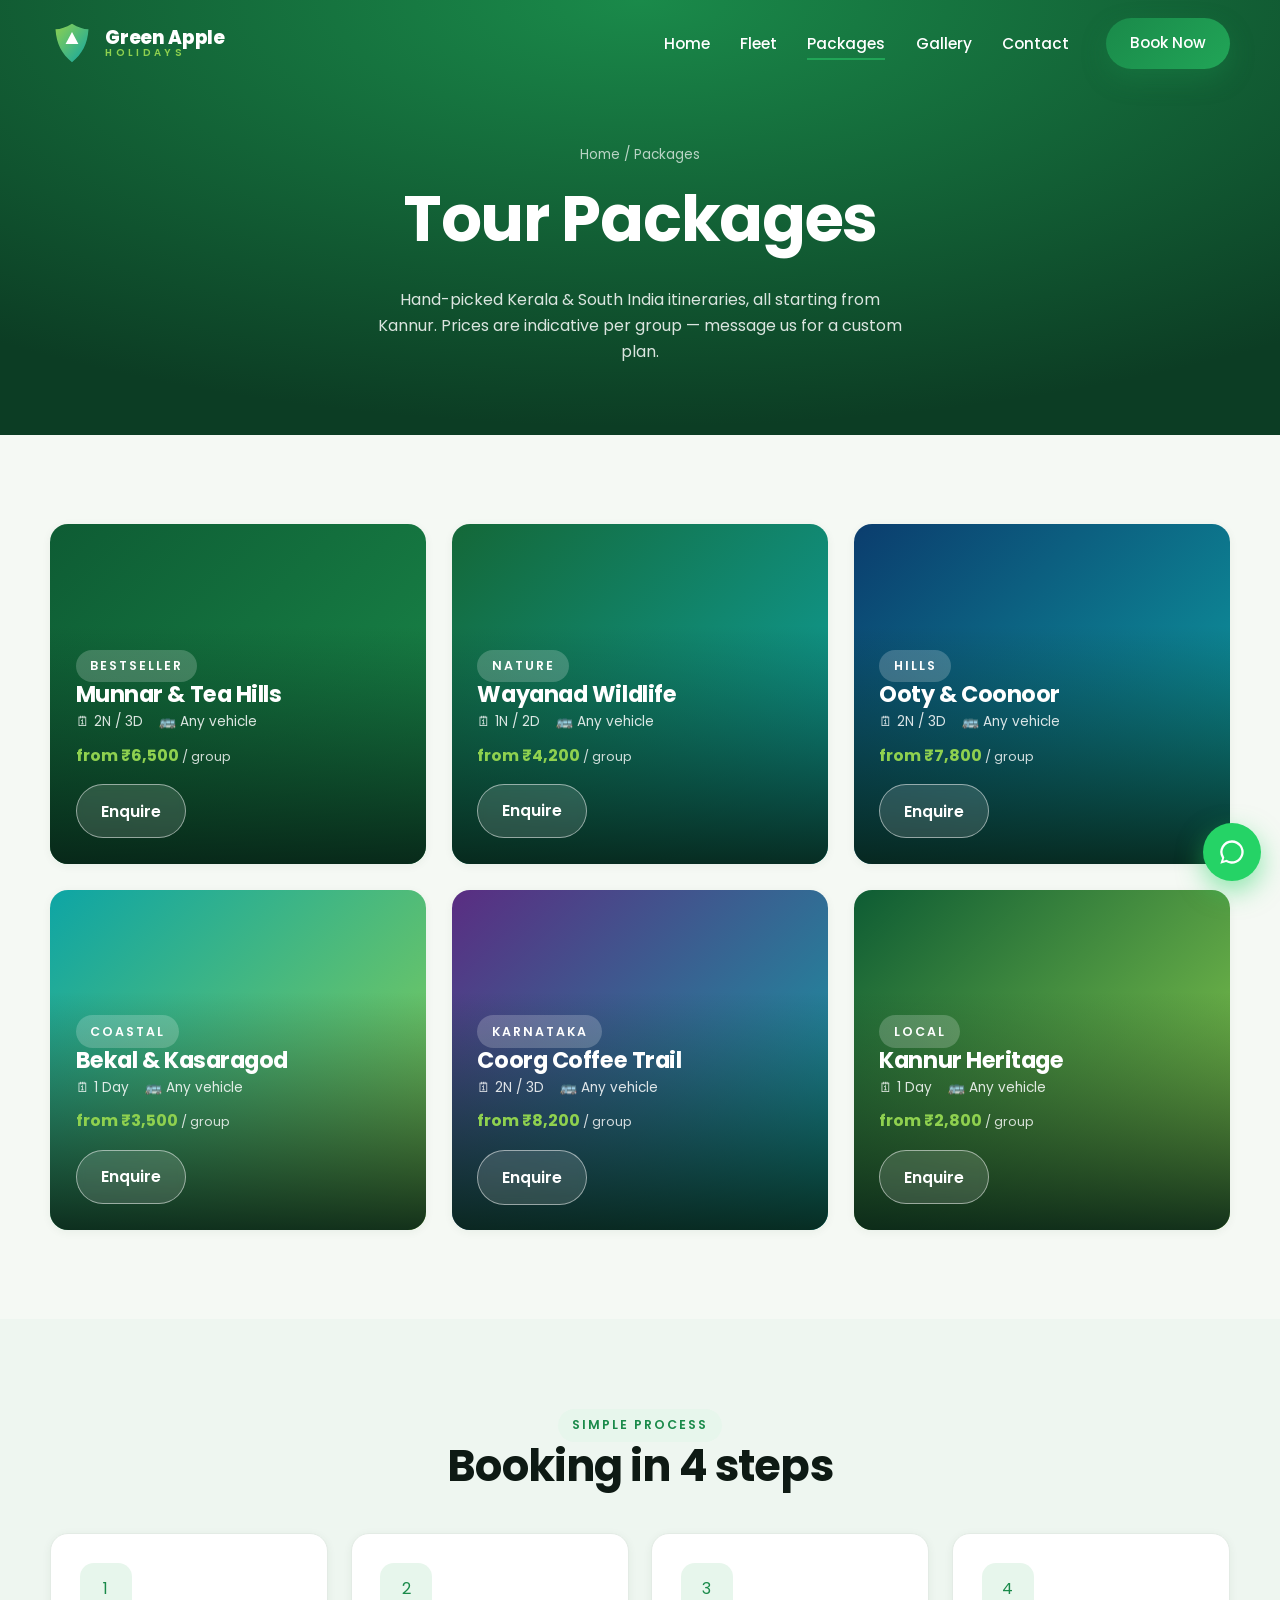
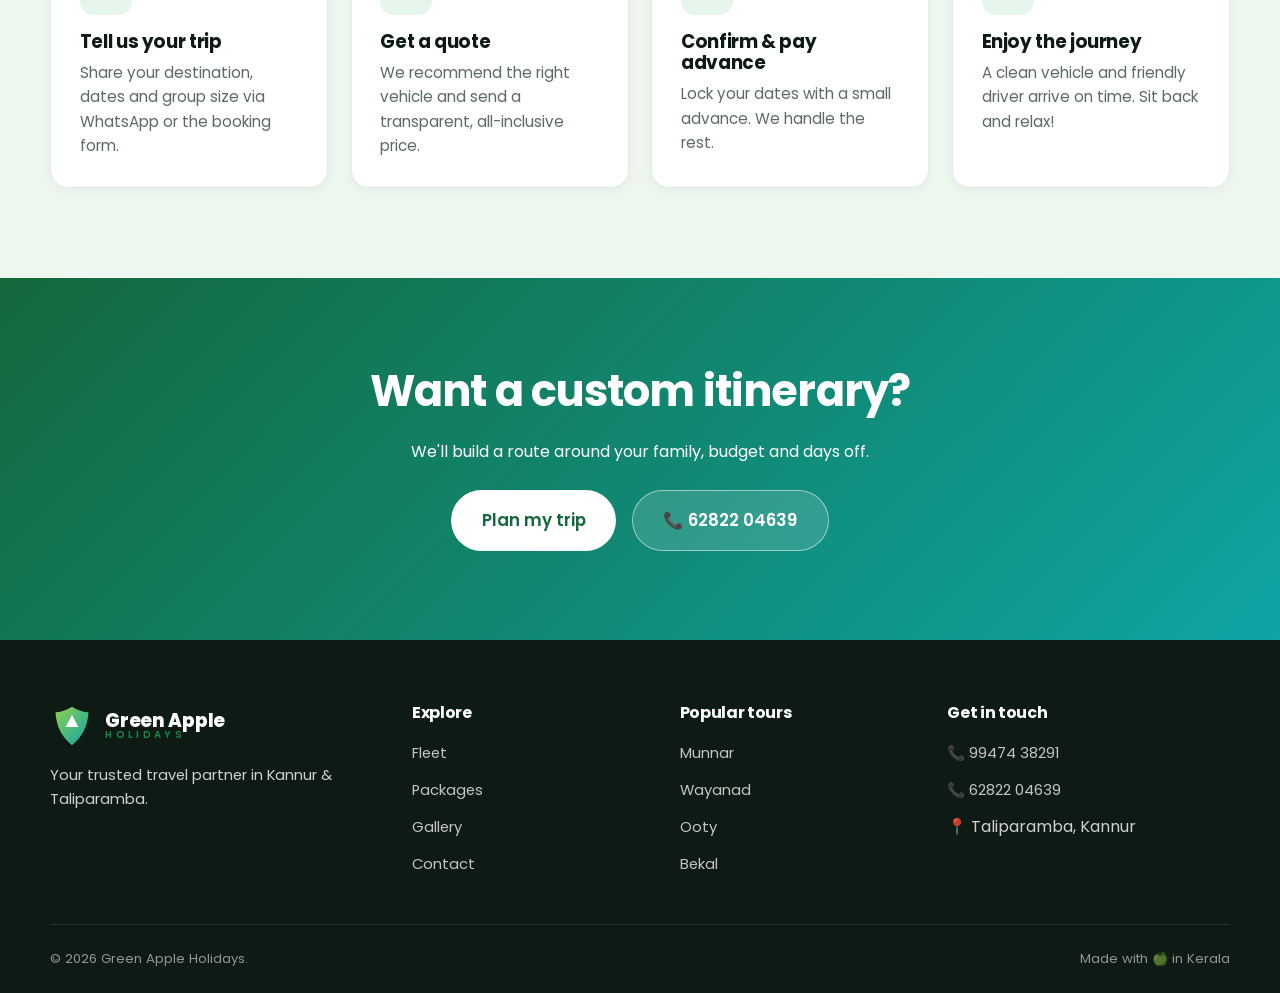
<file: packages.html>
<!DOCTYPE html>
<html lang="en">
<head>
<meta charset="UTF-8">
<meta name="viewport" content="width=device-width, initial-scale=1">
<title>Tour Packages — Green Apple Holidays</title>
<meta name="description" content="Kerala & South India tour packages from Kannur — Munnar, Wayanad, Ooty, Bekal, Coorg. Book your group tour with Green Apple Holidays.">
<link rel="preconnect" href="https://fonts.googleapis.com">
<link rel="preconnect" href="https://fonts.gstatic.com" crossorigin>
<link href="https://fonts.googleapis.com/css2?family=Poppins:wght@400;500;600;700;800&display=swap" rel="stylesheet">
<link rel="stylesheet" href="css/styles.css">
</head>
<body>
<header class="site-header">
  <div class="container nav">
    <a class="brand" href="index.html"><svg class="logo" viewBox="0 0 48 48"><defs><linearGradient id="lg" x1="0" y1="0" x2="1" y2="1"><stop offset="0" stop-color="#8fd14f"/><stop offset="1" stop-color="#0ea5a5"/></linearGradient></defs><path d="M24 3c7 4 12 6 18 6-1 16-7 27-18 36C13 36 7 25 6 9c6 0 11-2 18-6Z" fill="url(#lg)"/><path d="M24 12l7 13H17l7-13Z" fill="#fff"/></svg><span class="brand-name">Green Apple<span>Holidays</span></span></a>
    <button class="nav-toggle" aria-label="Menu"><span></span><span></span><span></span></button>
    <ul class="nav-links">
      <li><a href="index.html">Home</a></li>
      <li><a href="fleet.html">Fleet</a></li>
      <li><a class="active" href="packages.html">Packages</a></li>
      <li><a href="gallery.html">Gallery</a></li>
      <li><a href="contact.html">Contact</a></li>
      <li><a class="btn btn-primary nav-cta" href="contact.html">Book Now</a></li>
    </ul>
  </div>
</header>

<section class="page-banner">
  <div class="container">
    <p class="crumbs"><a href="index.html">Home</a> / Packages</p>
    <h1>Tour Packages</h1>
    <p style="max-width:54ch;margin-inline:auto;color:rgba(255,255,255,.85)">Hand-picked Kerala &amp; South India itineraries, all starting from Kannur. Prices are indicative per group — message us for a custom plan.</p>
  </div>
</section>

<section>
  <div class="container">
    <div class="pkg-grid" data-packages="all"></div>
  </div>
</section>

<!-- How it works -->
<section style="background:#eef6f0">
  <div class="container">
    <div class="section-head center reveal"><span class="eyebrow">Simple process</span><h2>Booking in 4 steps</h2></div>
    <div class="features">
      <div class="feature reveal"><div class="ico">1</div><h3>Tell us your trip</h3><p>Share your destination, dates and group size via WhatsApp or the booking form.</p></div>
      <div class="feature reveal d1"><div class="ico">2</div><h3>Get a quote</h3><p>We recommend the right vehicle and send a transparent, all-inclusive price.</p></div>
      <div class="feature reveal d2"><div class="ico">3</div><h3>Confirm &amp; pay advance</h3><p>Lock your dates with a small advance. We handle the rest.</p></div>
      <div class="feature reveal d3"><div class="ico">4</div><h3>Enjoy the journey</h3><p>A clean vehicle and friendly driver arrive on time. Sit back and relax!</p></div>
    </div>
  </div>
</section>

<section class="cta-band">
  <div class="container reveal">
    <h2>Want a custom itinerary?</h2>
    <p style="max-width:50ch;margin-inline:auto">We'll build a route around your family, budget and days off.</p>
    <div style="display:flex;gap:1rem;justify-content:center;flex-wrap:wrap;margin-top:1.6rem">
      <a class="btn btn-lg" style="background:#fff;color:var(--green-700)" href="contact.html">Plan my trip</a>
      <a class="btn btn-ghost btn-lg" href="tel:+916282204639">📞 62822 04639</a>
    </div>
  </div>
</section>

<footer class="site-footer">
  <div class="container footer-grid">
    <div class="foot-brand"><a class="brand" href="index.html" style="color:#fff"><svg class="logo" viewBox="0 0 48 48"><defs><linearGradient id="lgf" x1="0" y1="0" x2="1" y2="1"><stop offset="0" stop-color="#8fd14f"/><stop offset="1" stop-color="#0ea5a5"/></linearGradient></defs><path d="M24 3c7 4 12 6 18 6-1 16-7 27-18 36C13 36 7 25 6 9c6 0 11-2 18-6Z" fill="url(#lgf)"/><path d="M24 12l7 13H17l7-13Z" fill="#fff"/></svg><span class="brand-name" style="color:#fff">Green Apple<span>Holidays</span></span></a><p style="margin-top:1rem">Your trusted travel partner in Kannur &amp; Taliparamba.</p></div>
    <div><h4>Explore</h4><ul><li><a href="fleet.html">Fleet</a></li><li><a href="packages.html">Packages</a></li><li><a href="gallery.html">Gallery</a></li><li><a href="contact.html">Contact</a></li></ul></div>
    <div><h4>Popular tours</h4><ul><li><a href="packages.html">Munnar</a></li><li><a href="packages.html">Wayanad</a></li><li><a href="packages.html">Ooty</a></li><li><a href="packages.html">Bekal</a></li></ul></div>
    <div><h4>Get in touch</h4><ul><li><a href="tel:+919947438291">📞 99474 38291</a></li><li><a href="tel:+916282204639">📞 62822 04639</a></li><li>📍 Taliparamba, Kannur</li></ul></div>
  </div>
  <div class="container foot-bottom"><span>© <span data-year></span> Green Apple Holidays.</span><span>Made with 🍏 in Kerala</span></div>
</footer>

<a class="wa-fab" href="https://wa.me/919947438291" target="_blank" rel="noopener" aria-label="WhatsApp"><svg width="28" height="28" fill="currentColor" viewBox="0 0 24 24"><path d="M12 2a10 10 0 00-8.5 15.3L2 22l4.9-1.4A10 10 0 1012 2zm0 2a8 8 0 11-4.2 14.8l-.3-.2-2.9.8.8-2.8-.2-.3A8 8 0 0112 4z"/></svg></a>

<script src="js/data.js"></script>
<script src="js/main.js"></script>
</body>
</html>
</file>
<file: css/styles.css>
/* ============================================================
   Green Apple Holidays — shared styles
   ============================================================ */
:root {
  --green-900: #0c3d24;
  --green-700: #14683c;
  --green-600: #1a8a4a;
  --green-500: #21a557;
  --lime: #8fd14f;
  --teal: #0ea5a5;
  --sun: #ffb703;
  --ink: #0e1a14;
  --muted: #5c6b62;
  --line: #e3ebe5;
  --bg: #f5f9f4;
  --card: #ffffff;
  --white: #ffffff;
  --shadow-sm: 0 2px 10px rgba(12, 61, 36, .06);
  --shadow: 0 12px 34px rgba(12, 61, 36, .12);
  --shadow-lg: 0 26px 60px rgba(12, 61, 36, .20);
  --radius: 18px;
  --radius-sm: 12px;
  --maxw: 1180px;
  --font: "Poppins", system-ui, -apple-system, Segoe UI, Roboto, sans-serif;
}

* { box-sizing: border-box; }
html { scroll-behavior: smooth; }
body {
  margin: 0;
  font-family: var(--font);
  color: var(--ink);
  background: var(--bg);
  line-height: 1.6;
  overflow-x: hidden;
}
img { max-width: 100%; display: block; }
a { color: inherit; text-decoration: none; }
h1, h2, h3, h4 { line-height: 1.15; margin: 0 0 .5em; font-weight: 700; letter-spacing: -.02em; }
h1 { font-size: clamp(2.2rem, 5.2vw, 4rem); }
h2 { font-size: clamp(1.7rem, 3.6vw, 2.7rem); }
p { margin: 0 0 1rem; }
.container { width: min(100% - 2.4rem, var(--maxw)); margin-inline: auto; }
section { padding: clamp(3.5rem, 7vw, 6rem) 0; }

/* ---------- utility ---------- */
.eyebrow {
  display: inline-flex; align-items: center; gap: .5rem;
  font-size: .78rem; font-weight: 600; letter-spacing: .16em;
  text-transform: uppercase; color: var(--green-600);
  background: #e7f6ec; padding: .4rem .9rem; border-radius: 100px;
}
.section-head { max-width: 640px; margin-bottom: 2.6rem; }
.section-head.center { margin-inline: auto; text-align: center; }
.muted { color: var(--muted); }
.grid { display: grid; gap: 1.4rem; }

/* ---------- buttons ---------- */
.btn {
  display: inline-flex; align-items: center; gap: .55rem;
  font-weight: 600; font-size: .98rem; cursor: pointer;
  padding: .85rem 1.5rem; border-radius: 100px; border: 0;
  transition: transform .2s ease, box-shadow .2s ease, background .2s ease;
  font-family: inherit;
}
.btn:active { transform: translateY(1px); }
.btn-primary { background: linear-gradient(135deg, var(--green-600), var(--green-500)); color: #fff; box-shadow: 0 10px 24px rgba(26,138,74,.35); }
.btn-primary:hover { transform: translateY(-2px); box-shadow: 0 16px 32px rgba(26,138,74,.45); }
.btn-ghost { background: rgba(255,255,255,.14); color: #fff; border: 1.5px solid rgba(255,255,255,.5); backdrop-filter: blur(4px); }
.btn-ghost:hover { background: rgba(255,255,255,.24); }
.btn-dark { background: var(--ink); color: #fff; }
.btn-dark:hover { transform: translateY(-2px); box-shadow: var(--shadow); }
.btn-lg { padding: 1rem 1.9rem; font-size: 1.05rem; }

/* ---------- header / nav ---------- */
.site-header {
  position: fixed; inset: 0 0 auto 0; z-index: 60;
  transition: background .3s ease, box-shadow .3s ease, padding .3s ease;
  padding: 1.1rem 0;
}
.site-header.scrolled { background: rgba(255,255,255,.92); backdrop-filter: blur(12px); box-shadow: var(--shadow-sm); padding: .6rem 0; }
.nav { display: flex; align-items: center; justify-content: space-between; }
.brand { display: flex; align-items: center; gap: .7rem; font-weight: 800; letter-spacing: -.02em; }
.brand .logo { width: 44px; height: 44px; flex: none; }
.brand-name { font-size: 1.15rem; line-height: 1; }
.brand-name span { display: block; font-size: .62rem; font-weight: 600; letter-spacing: .34em; color: var(--green-600); text-transform: uppercase; }
.site-header:not(.scrolled) .brand, .site-header:not(.scrolled) .nav-links a { color: #fff; }
.site-header:not(.scrolled) .brand-name span { color: var(--lime); }

.nav-links { display: flex; align-items: center; gap: 1.9rem; list-style: none; margin: 0; padding: 0; }
.nav-links a { font-weight: 500; font-size: .96rem; position: relative; }
.nav-links a::after { content: ""; position: absolute; left: 0; bottom: -6px; width: 0; height: 2px; background: var(--green-500); transition: width .25s ease; }
.nav-links a:hover::after, .nav-links a.active::after { width: 100%; }
.nav-cta { margin-left: .4rem; }
.nav-toggle { display: none; background: none; border: 0; cursor: pointer; width: 42px; height: 42px; }
.nav-toggle span { display: block; width: 24px; height: 2px; background: currentColor; margin: 5px auto; transition: .3s; }
.site-header:not(.scrolled) .nav-toggle { color: #fff; }

@media (max-width: 900px) {
  .nav-toggle { display: block; }
  .nav-links {
    position: fixed; inset: 0 0 0 auto; width: min(80vw, 320px);
    background: #fff; flex-direction: column; align-items: flex-start;
    padding: 6rem 2rem 2rem; gap: 1.4rem; transform: translateX(100%);
    transition: transform .35s cubic-bezier(.4,0,.2,1); box-shadow: var(--shadow-lg);
  }
  .nav-links.open { transform: translateX(0); }
  .site-header:not(.scrolled) .nav-links a { color: var(--ink); }
  .nav-links a { font-size: 1.1rem; }
  .nav-open .nav-toggle span:nth-child(1) { transform: translateY(7px) rotate(45deg); }
  .nav-open .nav-toggle span:nth-child(2) { opacity: 0; }
  .nav-open .nav-toggle span:nth-child(3) { transform: translateY(-7px) rotate(-45deg); }
}

/* ---------- hero ---------- */
.hero {
  position: relative; min-height: 100vh; display: flex; align-items: center;
  color: #fff; overflow: hidden;
  background: radial-gradient(120% 120% at 80% 0%, #1a8a4a 0%, #0c3d24 55%, #062015 100%);
}
.hero-bg { position: absolute; inset: 0; z-index: 0; opacity: .5; }
.hero-bg svg { width: 100%; height: 100%; }
.hero::after { content: ""; position: absolute; inset: 0; background: linear-gradient(180deg, rgba(6,32,21,.15), rgba(6,32,21,.6)); z-index: 1; }
.hero .container { position: relative; z-index: 2; padding-top: 6rem; }
.hero h1 { max-width: 15ch; }
.hero h1 .hl { color: var(--lime); }
.hero-lead { font-size: 1.2rem; max-width: 48ch; color: rgba(255,255,255,.9); }
.hero-actions { display: flex; flex-wrap: wrap; gap: 1rem; margin-top: 2rem; }
.hero-stats { display: flex; flex-wrap: wrap; gap: 2.4rem; margin-top: 3.2rem; }
.hero-stats .num { font-size: 2rem; font-weight: 800; color: var(--lime); }
.hero-stats .lbl { font-size: .85rem; color: rgba(255,255,255,.75); }
.scroll-cue { position: absolute; bottom: 1.6rem; left: 50%; transform: translateX(-50%); z-index: 2; color: rgba(255,255,255,.7); font-size: .8rem; letter-spacing: .2em; text-transform: uppercase; }
.scroll-cue::before { content: ""; display: block; width: 1px; height: 34px; background: rgba(255,255,255,.5); margin: 0 auto .6rem; animation: cue 1.8s ease-in-out infinite; transform-origin: top; }
@keyframes cue { 0%,100%{transform:scaleY(.3);opacity:.4} 50%{transform:scaleY(1);opacity:1} }

/* ---------- floating driving bus ---------- */
.bus-scene { position: relative; }

/* ---------- feature cards ---------- */
.features { display: grid; grid-template-columns: repeat(auto-fit, minmax(220px, 1fr)); gap: 1.4rem; }
.feature {
  background: var(--card); border-radius: var(--radius); padding: 1.8rem;
  box-shadow: var(--shadow-sm); border: 1px solid var(--line);
  transition: transform .25s ease, box-shadow .25s ease;
}
.feature:hover { transform: translateY(-6px); box-shadow: var(--shadow); }
.feature .ico { width: 52px; height: 52px; border-radius: 14px; display: grid; place-items: center; background: #e7f6ec; color: var(--green-600); margin-bottom: 1rem; }
.feature h3 { font-size: 1.15rem; }
.feature p { margin: 0; color: var(--muted); font-size: .95rem; }

/* ---------- fleet cards ---------- */
.filter-bar { display: flex; flex-wrap: wrap; gap: .6rem; justify-content: center; margin-bottom: 2.4rem; }
.chip {
  border: 1.5px solid var(--line); background: #fff; color: var(--ink);
  padding: .55rem 1.2rem; border-radius: 100px; font-weight: 600; font-size: .9rem;
  cursor: pointer; transition: .2s; font-family: inherit;
}
.chip:hover { border-color: var(--green-500); }
.chip.active { background: var(--green-600); border-color: var(--green-600); color: #fff; }

.fleet-grid { display: grid; grid-template-columns: repeat(auto-fill, minmax(300px, 1fr)); gap: 1.6rem; }
.fleet-card {
  background: var(--card); border-radius: var(--radius); overflow: hidden;
  box-shadow: var(--shadow-sm); border: 1px solid var(--line);
  transition: transform .3s ease, box-shadow .3s ease; display: flex; flex-direction: column;
}
.fleet-card:hover { transform: translateY(-8px); box-shadow: var(--shadow-lg); }
.fleet-media { position: relative; aspect-ratio: 16/10; display: grid; place-items: center; overflow: hidden; }
.fleet-media .tag { position: absolute; top: .9rem; left: .9rem; background: rgba(255,255,255,.92); color: var(--green-700); font-weight: 700; font-size: .75rem; padding: .3rem .7rem; border-radius: 100px; z-index: 2; }
.fleet-media .seat { position: absolute; top: .9rem; right: .9rem; background: var(--ink); color: #fff; font-weight: 600; font-size: .75rem; padding: .3rem .7rem; border-radius: 100px; z-index: 2; }
.fleet-body { padding: 1.4rem 1.4rem 1.6rem; display: flex; flex-direction: column; flex: 1; }
.fleet-body h3 { font-size: 1.3rem; margin-bottom: .2rem; }
.fleet-body .sub { color: var(--muted); font-size: .9rem; margin-bottom: 1rem; }
.spec-row { display: flex; flex-wrap: wrap; gap: .5rem; margin-bottom: 1.2rem; }
.spec { font-size: .8rem; font-weight: 500; background: #f0f5f1; color: var(--green-700); padding: .35rem .7rem; border-radius: 8px; }
.fleet-foot { margin-top: auto; display: flex; align-items: center; justify-content: space-between; gap: 1rem; }
.price { font-weight: 800; font-size: 1.15rem; color: var(--ink); }
.price small { font-weight: 500; font-size: .78rem; color: var(--muted); }

/* image-slot: swap with a real photo (see README) */
.photo-slot { position: absolute; inset: 0; background-size: cover; background-position: center; z-index: 1; }

/* ---------- packages ---------- */
.pkg-grid { display: grid; grid-template-columns: repeat(auto-fill, minmax(280px, 1fr)); gap: 1.6rem; }
.pkg-card {
  position: relative; border-radius: var(--radius); overflow: hidden; min-height: 340px;
  display: flex; flex-direction: column; justify-content: flex-end; color: #fff;
  box-shadow: var(--shadow-sm); transition: transform .3s ease, box-shadow .3s ease;
}
.pkg-card:hover { transform: translateY(-8px); box-shadow: var(--shadow-lg); }
.pkg-card .pkg-bg { position: absolute; inset: 0; z-index: 0; transition: transform .5s ease; }
.pkg-card:hover .pkg-bg { transform: scale(1.08); }
.pkg-card::after { content: ""; position: absolute; inset: 0; background: linear-gradient(180deg, transparent 30%, rgba(6,32,21,.9)); z-index: 1; }
.pkg-body { position: relative; z-index: 2; padding: 1.6rem; }
.pkg-body h3 { font-size: 1.4rem; margin-bottom: .2rem; }
.pkg-meta { display: flex; gap: 1rem; font-size: .85rem; color: rgba(255,255,255,.85); margin-bottom: .6rem; }
.pkg-body .from { font-weight: 700; color: var(--lime); }

/* ---------- gallery ---------- */
.gallery-grid { columns: 3 260px; column-gap: 1rem; }
.gallery-grid figure { margin: 0 0 1rem; break-inside: avoid; border-radius: var(--radius-sm); overflow: hidden; position: relative; cursor: pointer; box-shadow: var(--shadow-sm); }
.gallery-grid .g-img { aspect-ratio: var(--ar, 1); }
.gallery-grid figcaption { position: absolute; inset: auto 0 0 0; padding: 1.6rem .9rem .7rem; color: #fff; font-size: .85rem; font-weight: 500; background: linear-gradient(transparent, rgba(6,32,21,.85)); opacity: 0; transition: .3s; }
.gallery-grid figure:hover figcaption { opacity: 1; }

/* ---------- testimonials ---------- */
.testi-track { display: flex; gap: 1.4rem; overflow-x: auto; scroll-snap-type: x mandatory; padding-bottom: 1rem; scrollbar-width: none; }
.testi-track::-webkit-scrollbar { display: none; }
.testi {
  flex: 0 0 min(90%, 380px); scroll-snap-align: start; background: var(--card);
  border-radius: var(--radius); padding: 1.8rem; box-shadow: var(--shadow-sm); border: 1px solid var(--line);
}
.testi .stars { color: var(--sun); margin-bottom: .8rem; letter-spacing: .1em; }
.testi p { font-size: 1rem; }
.testi .who { display: flex; align-items: center; gap: .8rem; margin-top: 1.2rem; }
.testi .who .av { width: 44px; height: 44px; border-radius: 50%; background: linear-gradient(135deg, var(--green-500), var(--teal)); color: #fff; display: grid; place-items: center; font-weight: 700; }
.testi .who .nm { font-weight: 600; font-size: .95rem; }
.testi .who .loc { font-size: .8rem; color: var(--muted); }

/* ---------- CTA band ---------- */
.cta-band {
  position: relative; overflow: hidden; color: #fff; text-align: center;
  background: linear-gradient(135deg, var(--green-700), var(--teal));
}
.cta-band h2 { color: #fff; }
.cta-band .container { position: relative; z-index: 2; }

/* ---------- booking / forms ---------- */
.booking-wrap { display: grid; grid-template-columns: 1.1fr .9fr; gap: 2.4rem; align-items: start; }
.form-card { background: var(--card); border-radius: var(--radius); padding: 2rem; box-shadow: var(--shadow); border: 1px solid var(--line); }
.field { margin-bottom: 1.1rem; }
.field label { display: block; font-size: .85rem; font-weight: 600; margin-bottom: .35rem; }
.field input, .field select, .field textarea {
  width: 100%; padding: .8rem 1rem; border: 1.5px solid var(--line); border-radius: var(--radius-sm);
  font-family: inherit; font-size: .95rem; background: #fbfdfb; transition: .2s;
}
.field input:focus, .field select:focus, .field textarea:focus { outline: none; border-color: var(--green-500); box-shadow: 0 0 0 3px rgba(33,165,87,.15); }
.field-row { display: grid; grid-template-columns: 1fr 1fr; gap: 1.1rem; }
.estimate {
  background: linear-gradient(135deg, #e7f6ec, #d8f0e0); border-radius: var(--radius-sm);
  padding: 1.2rem 1.4rem; margin: 1.2rem 0; display: flex; align-items: center; justify-content: space-between;
}
.estimate .val { font-size: 1.8rem; font-weight: 800; color: var(--green-700); }
.estimate small { color: var(--muted); }
.form-note { font-size: .82rem; color: var(--muted); }

.info-card { background: var(--green-900); color: #fff; border-radius: var(--radius); padding: 2rem; }
.info-card h3 { color: #fff; }
.info-list { list-style: none; padding: 0; margin: 1.4rem 0 0; }
.info-list li { display: flex; gap: .9rem; align-items: flex-start; margin-bottom: 1.2rem; }
.info-list .ico { flex: none; width: 42px; height: 42px; border-radius: 12px; background: rgba(255,255,255,.1); display: grid; place-items: center; color: var(--lime); }
.info-list a { color: #fff; }
.info-list small { color: rgba(255,255,255,.6); display: block; font-size: .78rem; }

/* ---------- footer ---------- */
.site-footer { background: var(--ink); color: rgba(255,255,255,.8); padding: 4rem 0 1.5rem; }
.footer-grid { display: grid; grid-template-columns: 1.4fr 1fr 1fr 1.2fr; gap: 2rem; }
.site-footer h4 { color: #fff; font-size: 1rem; margin-bottom: 1.1rem; }
.site-footer a { color: rgba(255,255,255,.75); font-size: .92rem; }
.site-footer a:hover { color: var(--lime); }
.site-footer ul { list-style: none; padding: 0; margin: 0; display: grid; gap: .7rem; }
.foot-brand p { max-width: 34ch; font-size: .92rem; }
.socials { display: flex; gap: .7rem; margin-top: 1.2rem; }
.socials a { width: 40px; height: 40px; border-radius: 10px; background: rgba(255,255,255,.08); display: grid; place-items: center; color: #fff; transition: .2s; }
.socials a:hover { background: var(--green-600); transform: translateY(-3px); }
.foot-bottom { border-top: 1px solid rgba(255,255,255,.1); margin-top: 3rem; padding-top: 1.4rem; display: flex; flex-wrap: wrap; justify-content: space-between; gap: .6rem; font-size: .82rem; color: rgba(255,255,255,.55); }

/* ---------- page banner (inner pages) ---------- */
.page-banner {
  padding: 9rem 0 3.4rem; color: #fff; text-align: center;
  background: radial-gradient(120% 140% at 50% 0%, #1a8a4a, #0c3d24 70%);
}
.page-banner .crumbs { font-size: .85rem; color: rgba(255,255,255,.7); }
.page-banner .crumbs a:hover { color: var(--lime); }

/* ---------- floating whatsapp ---------- */
.wa-fab {
  position: fixed; right: 1.2rem; bottom: 1.2rem; z-index: 70;
  width: 58px; height: 58px; border-radius: 50%; background: #25d366; color: #fff;
  display: grid; place-items: center; box-shadow: 0 10px 26px rgba(37,211,102,.5);
  animation: pulse 2.4s infinite;
}
@keyframes pulse { 0%{box-shadow:0 0 0 0 rgba(37,211,102,.5)} 70%{box-shadow:0 0 0 16px rgba(37,211,102,0)} 100%{box-shadow:0 0 0 0 rgba(37,211,102,0)} }

/* ---------- lightbox ---------- */
.lightbox { position: fixed; inset: 0; background: rgba(6,20,13,.92); z-index: 90; display: none; place-items: center; padding: 1.5rem; }
.lightbox.open { display: grid; }
.lightbox .lb-inner { max-width: 800px; width: 100%; }
.lightbox .lb-stage { border-radius: var(--radius); overflow: hidden; box-shadow: var(--shadow-lg); }
.lightbox .lb-cap { color: #fff; text-align: center; margin-top: 1rem; }
.lightbox .lb-close { position: absolute; top: 1.2rem; right: 1.4rem; color: #fff; font-size: 2rem; background: none; border: 0; cursor: pointer; }
.lightbox .lb-nav { position: absolute; top: 50%; transform: translateY(-50%); background: rgba(255,255,255,.14); border: 0; color: #fff; width: 48px; height: 48px; border-radius: 50%; cursor: pointer; font-size: 1.4rem; }
.lightbox .lb-prev { left: 1rem; } .lightbox .lb-next { right: 1rem; }

/* ---------- reveal animation ---------- */
.reveal { opacity: 0; transform: translateY(26px); transition: opacity .7s ease, transform .7s ease; }
.reveal.in { opacity: 1; transform: none; }
.reveal.d1 { transition-delay: .1s; } .reveal.d2 { transition-delay: .2s; } .reveal.d3 { transition-delay: .3s; }

/* ---------- responsive ---------- */
@media (max-width: 820px) {
  .booking-wrap { grid-template-columns: 1fr; }
  .footer-grid { grid-template-columns: 1fr 1fr; }
}
@media (max-width: 560px) {
  .field-row { grid-template-columns: 1fr; }
  .footer-grid { grid-template-columns: 1fr; }
  .hero-stats { gap: 1.6rem; }
}
</file>
